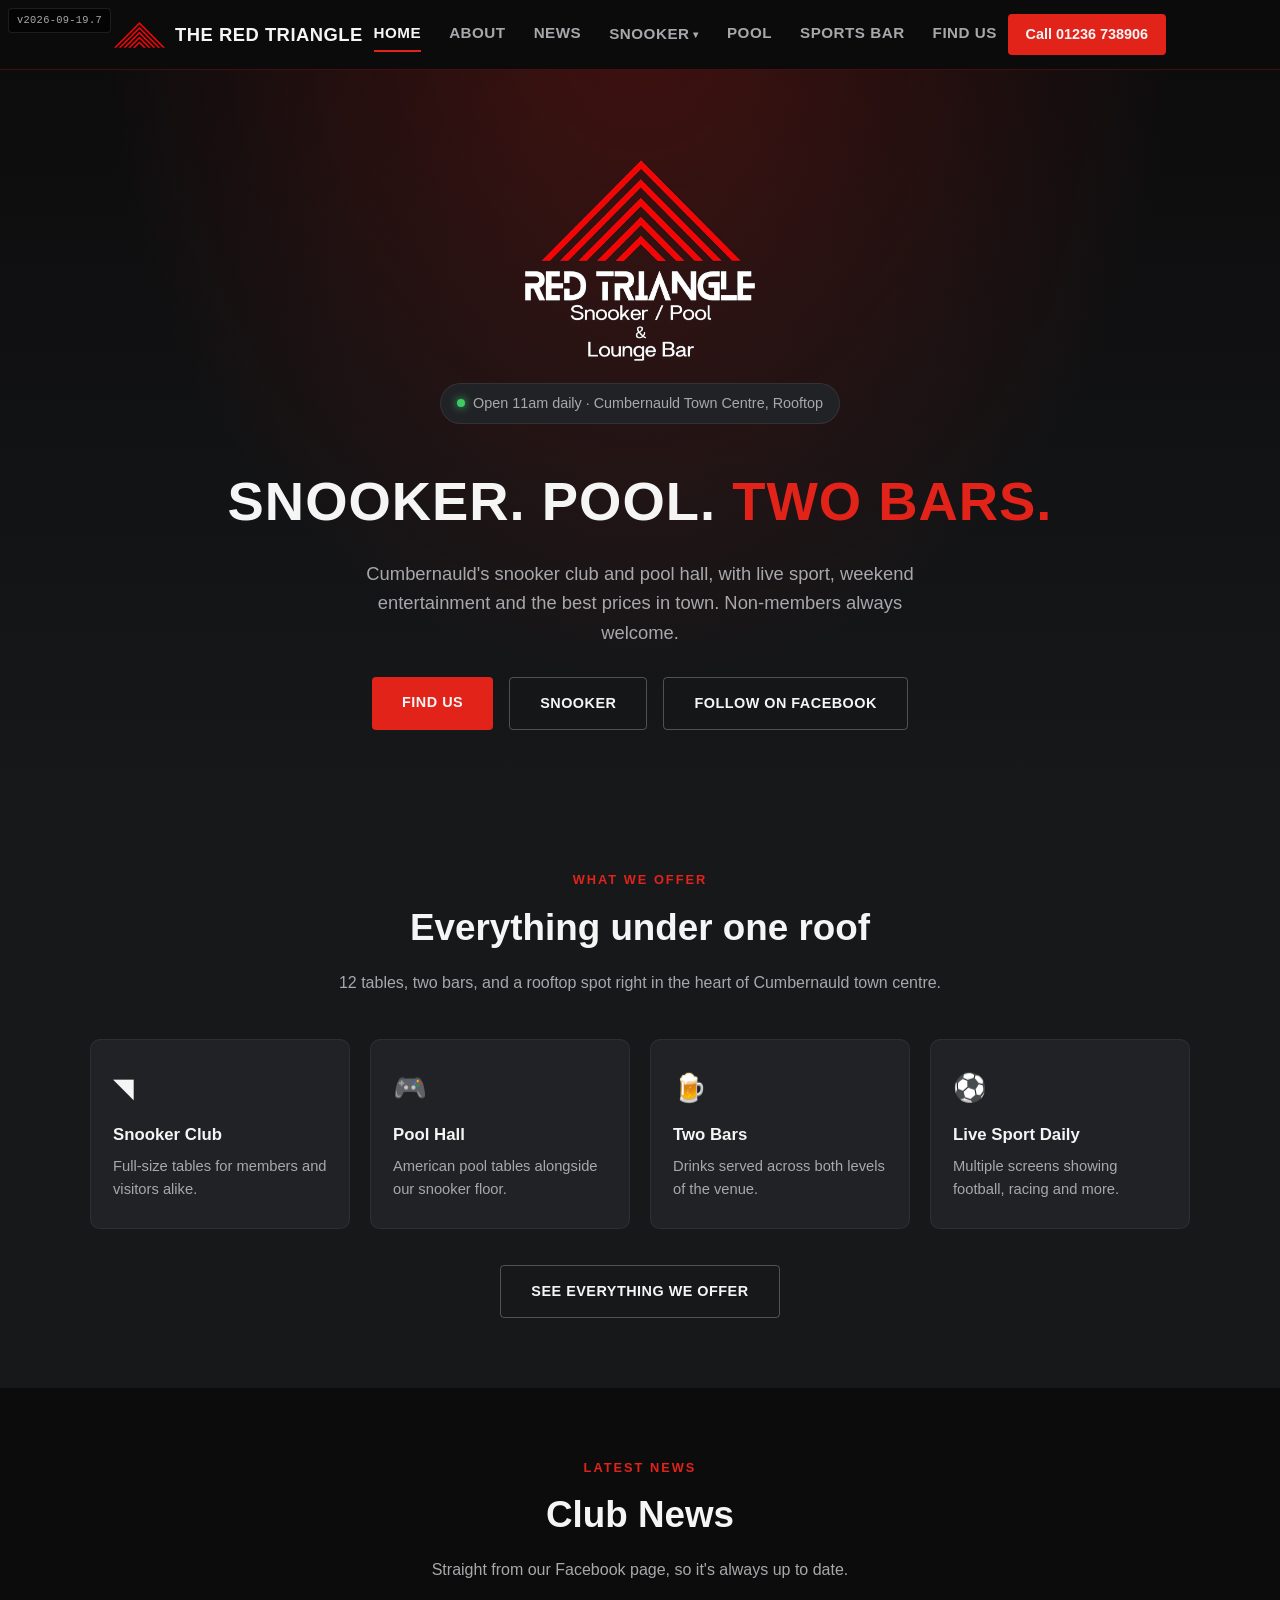
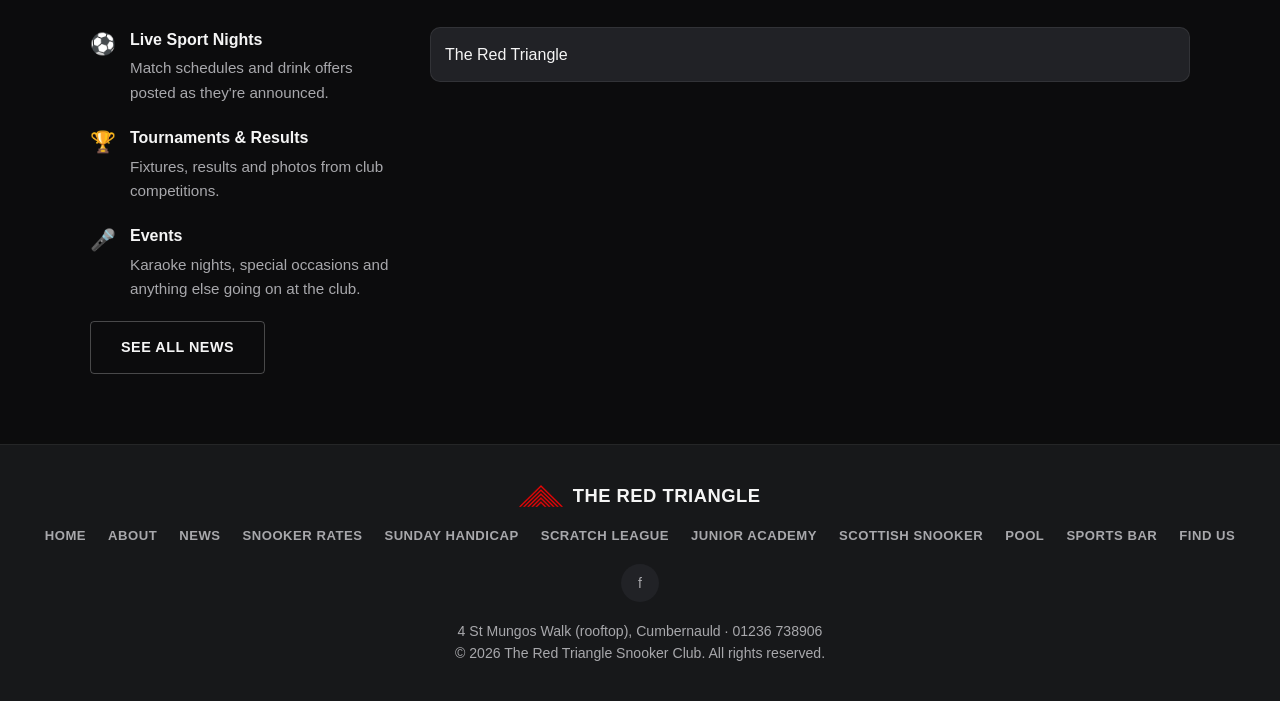
<file: index.html>
<!DOCTYPE html>
<html lang="en">
<head>
<meta charset="UTF-8">
<meta name="viewport" content="width=device-width, initial-scale=1.0">
<meta name="color-scheme" content="dark">
<title>The Red Triangle | Snooker Club, Pool Hall &amp; Lounge Bar, Cumbernauld</title>
<meta name="description" content="The Red Triangle - Cumbernauld's snooker club, pool hall and lounge bar. 4 St Mungos Walk (rooftop), Cumbernauld town centre. Open 11am daily. Non-members welcome.">
<link rel="icon" type="image/png" sizes="32x32" href="favicon-32.png">
<link rel="icon" type="image/png" sizes="512x512" href="favicon.png">
<link rel="apple-touch-icon" href="favicon-180.png">
<link rel="stylesheet" href="styles.css">
</head>
<body>

<div class="build-tag">v2026-09-19.7</div>

<div id="fb-root"></div>
<script async defer crossorigin="anonymous" src="https://connect.facebook.net/en_GB/sdk.js#xfbml=1&version=v19.0"></script>

<header>
  <div class="nav">
    <a href="index.html" class="brand">
      <img src="logo-mark.png" alt="" aria-hidden="true">
      THE RED TRIANGLE
    </a>
    <nav class="links">
      <a href="index.html" class="active">Home</a>
      <a href="about.html">About</a>
      <a href="news.html">News</a>
      <div class="nav-drop">
        <button type="button" class="drop-toggle">Snooker <span class="caret">&#9662;</span></button>
        <div class="drop-menu">
          <a href="snooker-rates.html">Rates</a>
          <a href="snooker-league.html">Sunday Handicap</a>
          <a href="snooker-scratch.html">Scratch League</a>
          <a href="snooker-junior-academy.html">Junior Academy</a>
          <a href="snooker-scottish.html">Scottish Snooker</a>
        </div>
      </div>
      <a href="pool-league.html">Pool</a>
      <a href="sports-bar.html">Sports Bar</a>
      <a href="find-us.html">Find Us</a>
    </nav>
    <div style="display:flex;align-items:center;gap:14px;">
      <a class="phone-btn" href="tel:01236738906">Call 01236 738906</a>
      <button class="nav-toggle" aria-label="Toggle menu">&#9776;</button>
    </div>
  </div>
  <div class="mobile-panel">
    <a href="index.html" class="active">Home</a>
    <a href="about.html">About</a>
    <a href="news.html">News</a>
    <div class="mobile-sub-label">Snooker</div>
    <a href="snooker-rates.html" class="mobile-sub">Rates</a>
    <a href="snooker-league.html" class="mobile-sub">Sunday Handicap</a>
    <a href="snooker-scratch.html" class="mobile-sub">Scratch League</a>
    <a href="snooker-junior-academy.html" class="mobile-sub">Junior Academy</a>
    <a href="snooker-scottish.html" class="mobile-sub">Scottish Snooker</a>
    <a href="pool-league.html">Pool</a>
    <a href="sports-bar.html">Sports Bar</a>
    <a href="find-us.html">Find Us</a>
    <a href="tel:01236738906">Call 01236 738906</a>
  </div>
</header>

<div class="hero" id="top">
  <img class="triangle-mark" src="logo-full.png" alt="The Red Triangle - Snooker / Pool &amp; Lounge Bar" aria-hidden="true">
  <div class="status"><span class="dot"></span> Open 11am daily &middot; Cumbernauld Town Centre, Rooftop</div>
  <h1>Snooker. Pool. <span>Two Bars.</span></h1>
  <p class="tagline">Cumbernauld's snooker club and pool hall, with live sport, weekend entertainment and the best prices in town. Non-members always welcome.</p>
  <div class="cta-row">
    <a href="find-us.html" class="btn btn-primary">Find Us</a>
    <a href="snooker-rates.html" class="btn btn-outline">Snooker</a>
    <a href="https://www.facebook.com/redtriangle147/" target="_blank" rel="noopener" class="btn btn-outline">Follow on Facebook</a>
  </div>
</div>

<section class="features">
  <div class="section-head">
    <div class="eyebrow">What We Offer</div>
    <h2>Everything under one roof</h2>
    <p>12 tables, two bars, and a rooftop spot right in the heart of Cumbernauld town centre.</p>
  </div>
  <div class="grid">
    <div class="card"><div class="icon">&#9701;</div><h3>Snooker Club</h3><p>Full-size tables for members and visitors alike.</p></div>
    <div class="card"><div class="icon">&#127918;</div><h3>Pool Hall</h3><p>American pool tables alongside our snooker floor.</p></div>
    <div class="card"><div class="icon">&#127866;</div><h3>Two Bars</h3><p>Drinks served across both levels of the venue.</p></div>
    <div class="card"><div class="icon">&#9917;</div><h3>Live Sport Daily</h3><p>Multiple screens showing football, racing and more.</p></div>
  </div>
  <div style="text-align:center;margin-top:36px;">
    <a href="about.html" class="btn btn-outline">See everything we offer</a>
  </div>
</section>

<section>
  <div class="section-head">
    <div class="eyebrow">Latest News</div>
    <h2>Club News</h2>
    <p>Straight from our Facebook page, so it's always up to date.</p>
  </div>
  <div class="news-split">
    <div class="find-us">
      <div class="item">
        <div class="ico">&#9917;</div>
        <div><h4>Live Sport Nights</h4><p>Match schedules and drink offers posted as they're announced.</p></div>
      </div>
      <div class="item">
        <div class="ico">&#127942;</div>
        <div><h4>Tournaments &amp; Results</h4><p>Fixtures, results and photos from club competitions.</p></div>
      </div>
      <div class="item">
        <div class="ico">&#127908;</div>
        <div><h4>Events</h4><p>Karaoke nights, special occasions and anything else going on at the club.</p></div>
      </div>
      <div style="margin-top:8px;">
        <a href="news.html" class="btn btn-outline">See all news</a>
      </div>
    </div>
    <div class="fb-embed-wrap">
      <div class="fb-page"
           data-href="https://www.facebook.com/redtriangle147/"
           data-tabs="timeline"
           data-width="700"
           data-height="950"
           data-small-header="true"
           data-adapt-container-width="true"
           data-hide-cover="true"
           data-show-facepile="false">
        <blockquote cite="https://www.facebook.com/redtriangle147/" class="fb-xfbml-parse-ignore">
          <a href="https://www.facebook.com/redtriangle147/">The Red Triangle</a>
        </blockquote>
      </div>
    </div>
  </div>
</section>

<footer>
  <div class="brand">
    <img src="logo-mark.png" alt="" aria-hidden="true">
    THE RED TRIANGLE
  </div>
  <div class="links">
    <a href="index.html">Home</a>
    <a href="about.html">About</a>
    <a href="news.html">News</a>
    <a href="snooker-rates.html">Snooker Rates</a>
    <a href="snooker-league.html">Sunday Handicap</a>
    <a href="snooker-scratch.html">Scratch League</a>
    <a href="snooker-junior-academy.html">Junior Academy</a>
    <a href="snooker-scottish.html">Scottish Snooker</a>
    <a href="pool-league.html">Pool</a>
    <a href="sports-bar.html">Sports Bar</a>
    <a href="find-us.html">Find Us</a>
  </div>
  <div class="social">
    <a href="https://www.facebook.com/redtriangle147/" target="_blank" rel="noopener" aria-label="Facebook">f</a>
  </div>
  <p>4 St Mungos Walk (rooftop), Cumbernauld &middot; 01236 738906</p>
  <p>&copy; <span id="year"></span> The Red Triangle Snooker Club. All rights reserved.</p>
</footer>

<script src="script.js"></script>
</body>
</html>
</file>
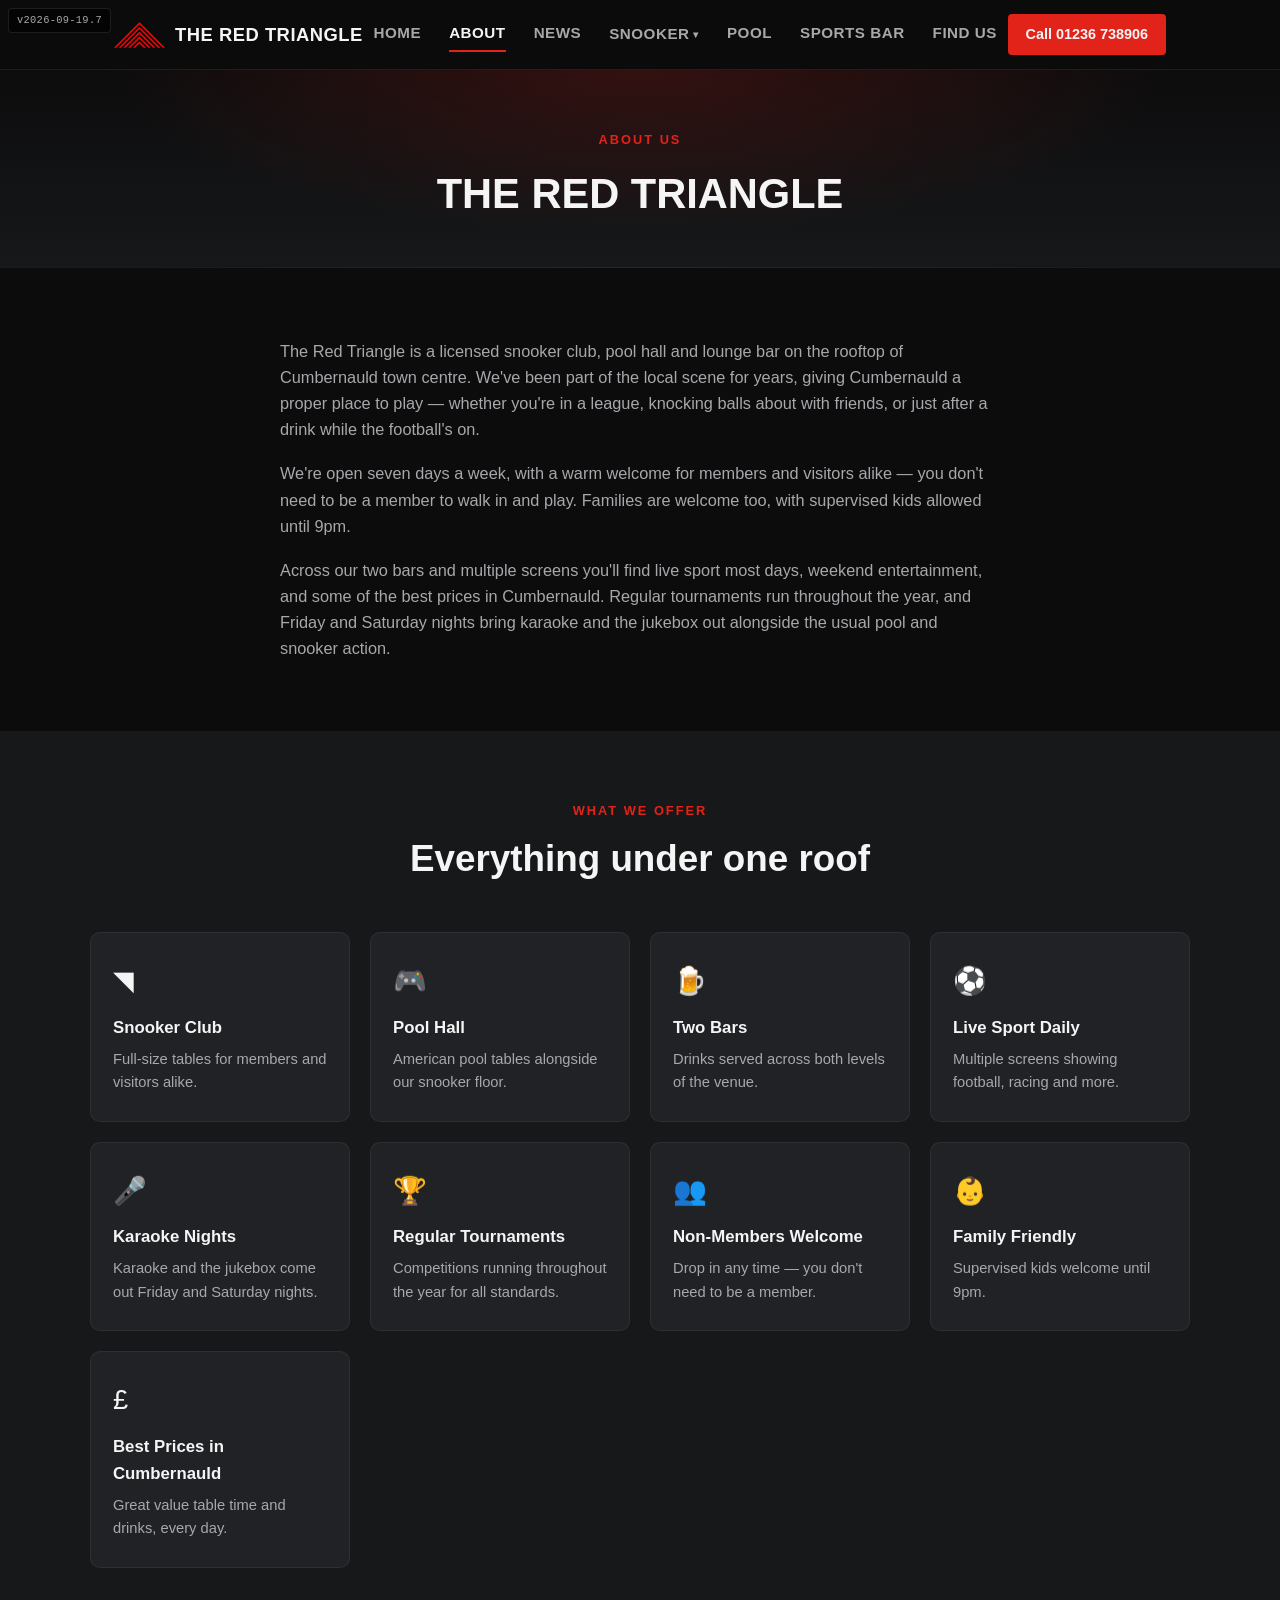
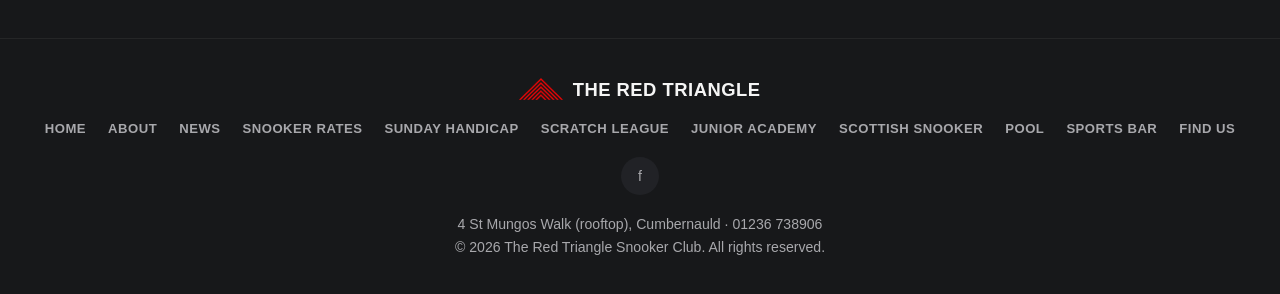
<file: about.html>
<!DOCTYPE html>
<html lang="en">
<head>
<meta charset="UTF-8">
<meta name="viewport" content="width=device-width, initial-scale=1.0">
<meta name="color-scheme" content="dark">
<title>About | The Red Triangle, Cumbernauld</title>
<meta name="description" content="About The Red Triangle - a licensed snooker club, pool hall and lounge bar on the rooftop of Cumbernauld town centre.">
<link rel="icon" type="image/png" sizes="32x32" href="favicon-32.png">
<link rel="icon" type="image/png" sizes="512x512" href="favicon.png">
<link rel="apple-touch-icon" href="favicon-180.png">
<link rel="stylesheet" href="styles.css">
</head>
<body>

<div class="build-tag">v2026-09-19.7</div>

<header>
  <div class="nav">
    <a href="index.html" class="brand">
      <img src="logo-mark.png" alt="" aria-hidden="true">
      THE RED TRIANGLE
    </a>
    <nav class="links">
      <a href="index.html">Home</a>
      <a href="about.html" class="active">About</a>
      <a href="news.html">News</a>
      <div class="nav-drop">
        <button type="button" class="drop-toggle">Snooker <span class="caret">&#9662;</span></button>
        <div class="drop-menu">
          <a href="snooker-rates.html">Rates</a>
          <a href="snooker-league.html">Sunday Handicap</a>
          <a href="snooker-scratch.html">Scratch League</a>
          <a href="snooker-junior-academy.html">Junior Academy</a>
          <a href="snooker-scottish.html">Scottish Snooker</a>
        </div>
      </div>
      <a href="pool-league.html">Pool</a>
      <a href="sports-bar.html">Sports Bar</a>
      <a href="find-us.html">Find Us</a>
    </nav>
    <div style="display:flex;align-items:center;gap:14px;">
      <a class="phone-btn" href="tel:01236738906">Call 01236 738906</a>
      <button class="nav-toggle" aria-label="Toggle menu">&#9776;</button>
    </div>
  </div>
  <div class="mobile-panel">
    <a href="index.html">Home</a>
    <a href="about.html" class="active">About</a>
    <a href="news.html">News</a>
    <div class="mobile-sub-label">Snooker</div>
    <a href="snooker-rates.html" class="mobile-sub">Rates</a>
    <a href="snooker-league.html" class="mobile-sub">Sunday Handicap</a>
    <a href="snooker-scratch.html" class="mobile-sub">Scratch League</a>
    <a href="snooker-junior-academy.html" class="mobile-sub">Junior Academy</a>
    <a href="snooker-scottish.html" class="mobile-sub">Scottish Snooker</a>
    <a href="pool-league.html">Pool</a>
    <a href="sports-bar.html">Sports Bar</a>
    <a href="find-us.html">Find Us</a>
    <a href="tel:01236738906">Call 01236 738906</a>
  </div>
</header>

<div class="page-hero">
  <div class="eyebrow">About Us</div>
  <h1>The Red Triangle</h1>
</div>

<section>
  <div class="about-body">
    <p>The Red Triangle is a licensed snooker club, pool hall and lounge bar on the rooftop of Cumbernauld town centre. We've been part of the local scene for years, giving Cumbernauld a proper place to play &mdash; whether you're in a league, knocking balls about with friends, or just after a drink while the football's on.</p>
    <p>We're open seven days a week, with a warm welcome for members and visitors alike &mdash; you don't need to be a member to walk in and play. Families are welcome too, with supervised kids allowed until 9pm.</p>
    <p>Across our two bars and multiple screens you'll find live sport most days, weekend entertainment, and some of the best prices in Cumbernauld. Regular tournaments run throughout the year, and Friday and Saturday nights bring karaoke and the jukebox out alongside the usual pool and snooker action.</p>
  </div>
</section>

<section class="features">
  <div class="section-head">
    <div class="eyebrow">What We Offer</div>
    <h2>Everything under one roof</h2>
  </div>
  <div class="grid">
    <div class="card"><div class="icon">&#9701;</div><h3>Snooker Club</h3><p>Full-size tables for members and visitors alike.</p></div>
    <div class="card"><div class="icon">&#127918;</div><h3>Pool Hall</h3><p>American pool tables alongside our snooker floor.</p></div>
    <div class="card"><div class="icon">&#127866;</div><h3>Two Bars</h3><p>Drinks served across both levels of the venue.</p></div>
    <div class="card"><div class="icon">&#9917;</div><h3>Live Sport Daily</h3><p>Multiple screens showing football, racing and more.</p></div>
    <div class="card"><div class="icon">&#127908;</div><h3>Karaoke Nights</h3><p>Karaoke and the jukebox come out Friday and Saturday nights.</p></div>
    <div class="card"><div class="icon">&#127942;</div><h3>Regular Tournaments</h3><p>Competitions running throughout the year for all standards.</p></div>
    <div class="card"><div class="icon">&#128101;</div><h3>Non-Members Welcome</h3><p>Drop in any time &mdash; you don't need to be a member.</p></div>
    <div class="card"><div class="icon">&#128118;</div><h3>Family Friendly</h3><p>Supervised kids welcome until 9pm.</p></div>
    <div class="card"><div class="icon">&#163;</div><h3>Best Prices in Cumbernauld</h3><p>Great value table time and drinks, every day.</p></div>
  </div>
</section>

<footer>
  <div class="brand">
    <img src="logo-mark.png" alt="" aria-hidden="true">
    THE RED TRIANGLE
  </div>
  <div class="links">
    <a href="index.html">Home</a>
    <a href="about.html">About</a>
    <a href="news.html">News</a>
    <a href="snooker-rates.html">Snooker Rates</a>
    <a href="snooker-league.html">Sunday Handicap</a>
    <a href="snooker-scratch.html">Scratch League</a>
    <a href="snooker-junior-academy.html">Junior Academy</a>
    <a href="snooker-scottish.html">Scottish Snooker</a>
    <a href="pool-league.html">Pool</a>
    <a href="sports-bar.html">Sports Bar</a>
    <a href="find-us.html">Find Us</a>
  </div>
  <div class="social">
    <a href="https://www.facebook.com/redtriangle147/" target="_blank" rel="noopener" aria-label="Facebook">f</a>
  </div>
  <p>4 St Mungos Walk (rooftop), Cumbernauld &middot; 01236 738906</p>
  <p>&copy; <span id="year"></span> The Red Triangle Snooker Club. All rights reserved.</p>
</footer>

<script src="script.js"></script>
</body>
</html>
</file>
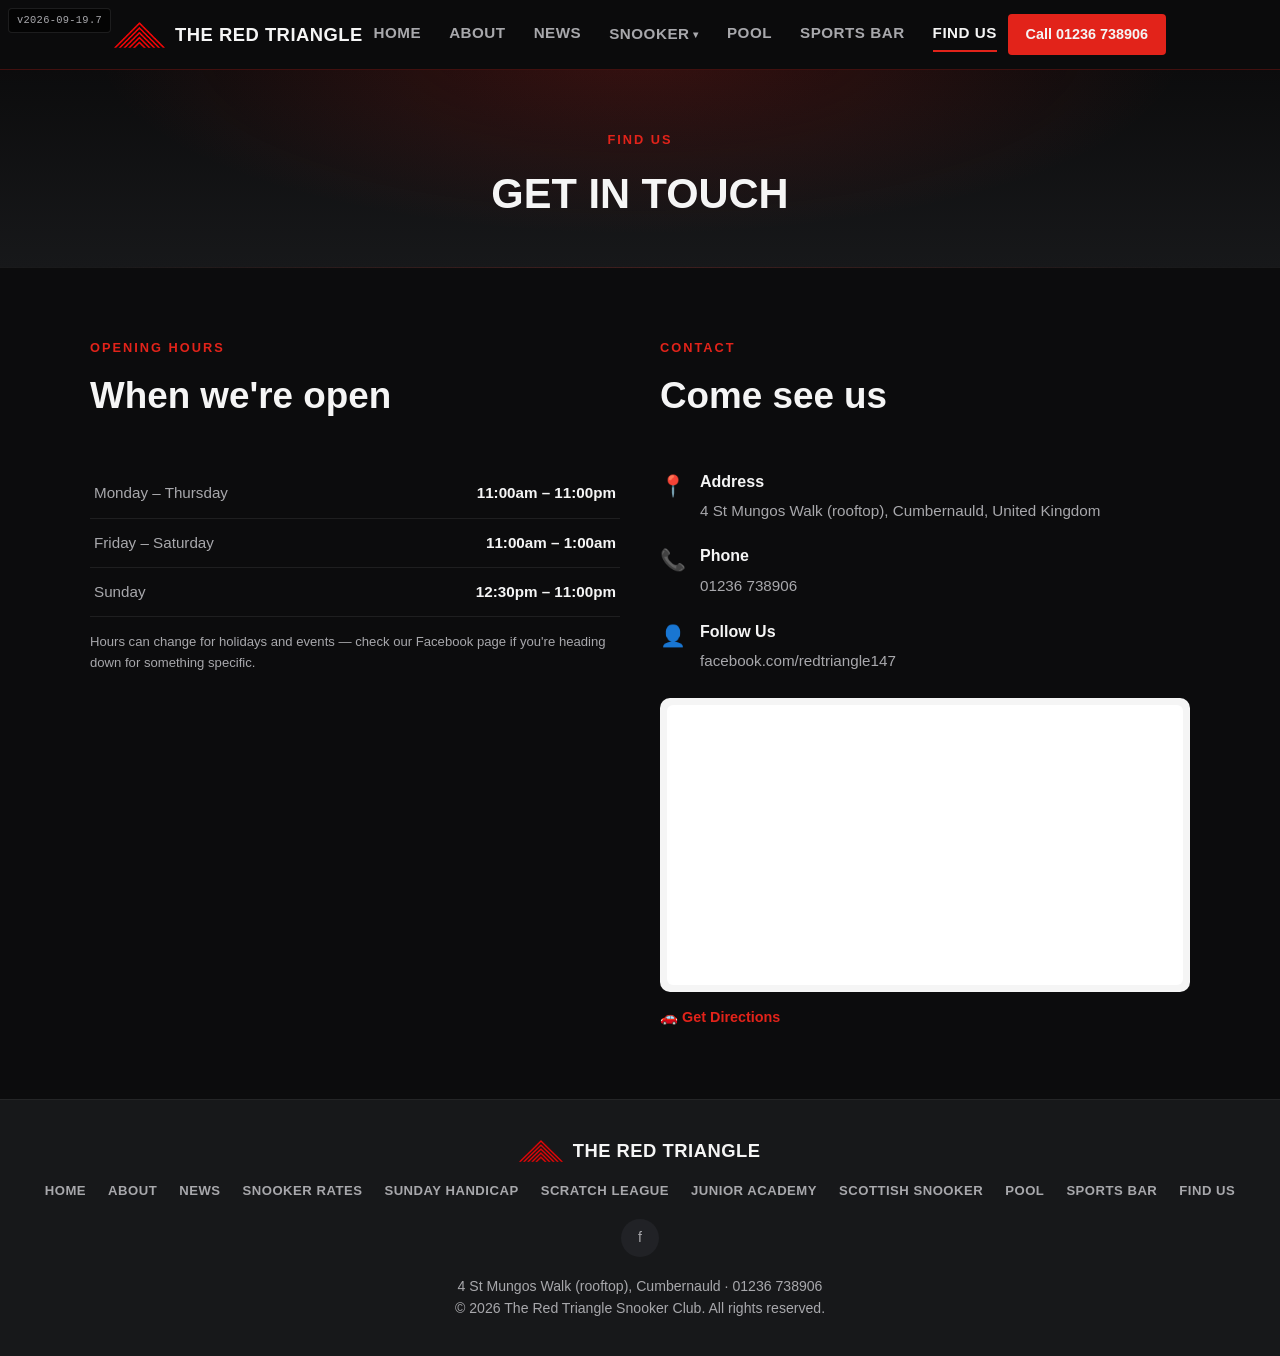
<file: find-us.html>
<!DOCTYPE html>
<html lang="en">
<head>
<meta charset="UTF-8">
<meta name="viewport" content="width=device-width, initial-scale=1.0">
<meta name="color-scheme" content="dark">
<title>Find Us | The Red Triangle, Cumbernauld</title>
<meta name="description" content="Find The Red Triangle - 4 St Mungos Walk (rooftop), Cumbernauld. Opening hours, phone number and directions.">
<link rel="icon" type="image/png" sizes="32x32" href="favicon-32.png">
<link rel="icon" type="image/png" sizes="512x512" href="favicon.png">
<link rel="apple-touch-icon" href="favicon-180.png">
<link rel="stylesheet" href="styles.css">
</head>
<body>

<div class="build-tag">v2026-09-19.7</div>

<header>
  <div class="nav">
    <a href="index.html" class="brand">
      <img src="logo-mark.png" alt="" aria-hidden="true">
      THE RED TRIANGLE
    </a>
    <nav class="links">
      <a href="index.html">Home</a>
      <a href="about.html">About</a>
      <a href="news.html">News</a>
      <div class="nav-drop">
        <button type="button" class="drop-toggle">Snooker <span class="caret">&#9662;</span></button>
        <div class="drop-menu">
          <a href="snooker-rates.html">Rates</a>
          <a href="snooker-league.html">Sunday Handicap</a>
          <a href="snooker-scratch.html">Scratch League</a>
          <a href="snooker-junior-academy.html">Junior Academy</a>
          <a href="snooker-scottish.html">Scottish Snooker</a>
        </div>
      </div>
      <a href="pool-league.html">Pool</a>
      <a href="sports-bar.html">Sports Bar</a>
      <a href="find-us.html" class="active">Find Us</a>
    </nav>
    <div style="display:flex;align-items:center;gap:14px;">
      <a class="phone-btn" href="tel:01236738906">Call 01236 738906</a>
      <button class="nav-toggle" aria-label="Toggle menu">&#9776;</button>
    </div>
  </div>
  <div class="mobile-panel">
    <a href="index.html">Home</a>
    <a href="about.html">About</a>
    <a href="news.html">News</a>
    <div class="mobile-sub-label">Snooker</div>
    <a href="snooker-rates.html" class="mobile-sub">Rates</a>
    <a href="snooker-league.html" class="mobile-sub">Sunday Handicap</a>
    <a href="snooker-scratch.html" class="mobile-sub">Scratch League</a>
    <a href="snooker-junior-academy.html" class="mobile-sub">Junior Academy</a>
    <a href="snooker-scottish.html" class="mobile-sub">Scottish Snooker</a>
    <a href="pool-league.html">Pool</a>
    <a href="sports-bar.html">Sports Bar</a>
    <a href="find-us.html" class="active">Find Us</a>
    <a href="tel:01236738906">Call 01236 738906</a>
  </div>
</header>

<div class="page-hero">
  <div class="eyebrow">Find Us</div>
  <h1>Get in Touch</h1>
</div>

<section>
  <div class="info-split">
    <div class="hours">
      <div class="section-head left">
        <div class="eyebrow">Opening Hours</div>
        <h2>When we're open</h2>
      </div>
      <table class="hours-table">
        <tr><td>Monday &ndash; Thursday</td><td>11:00am &ndash; 11:00pm</td></tr>
        <tr><td>Friday &ndash; Saturday</td><td>11:00am &ndash; 1:00am</td></tr>
        <tr><td>Sunday</td><td>12:30pm &ndash; 11:00pm</td></tr>
      </table>
      <p class="hours-note">Hours can change for holidays and events &mdash; check our Facebook page if you're heading down for something specific.</p>
    </div>
    <div class="find-us">
      <div class="section-head left">
        <div class="eyebrow">Contact</div>
        <h2>Come see us</h2>
      </div>
      <div class="item">
        <div class="ico">&#128205;</div>
        <div><h4>Address</h4><p>4 St Mungos Walk (rooftop), Cumbernauld, United Kingdom</p></div>
      </div>
      <div class="item">
        <div class="ico">&#128222;</div>
        <div><h4>Phone</h4><a href="tel:01236738906">01236 738906</a></div>
      </div>
      <div class="item">
        <div class="ico">&#128100;</div>
        <div><h4>Follow Us</h4><a href="https://www.facebook.com/redtriangle147/" target="_blank" rel="noopener">facebook.com/redtriangle147</a></div>
      </div>
      <div class="map-embed">
        <iframe src="https://www.openstreetmap.org/export/embed.html?bbox=-3.996976,55.944671,-3.984976,55.950671&layer=mapnik&marker=55.947671,-3.990976" loading="lazy" referrerpolicy="no-referrer-when-downgrade"></iframe>
      </div>
      <a class="map-directions" href="https://www.google.com/maps/dir/?api=1&destination=Red+Triangle+Snooker+Club,+4+St+Mungos+Walk,+Cumbernauld,+G67+1QP,+UK" target="_blank" rel="noopener">&#128663; Get Directions</a>
    </div>
  </div>
</section>

<footer>
  <div class="brand">
    <img src="logo-mark.png" alt="" aria-hidden="true">
    THE RED TRIANGLE
  </div>
  <div class="links">
    <a href="index.html">Home</a>
    <a href="about.html">About</a>
    <a href="news.html">News</a>
    <a href="snooker-rates.html">Snooker Rates</a>
    <a href="snooker-league.html">Sunday Handicap</a>
    <a href="snooker-scratch.html">Scratch League</a>
    <a href="snooker-junior-academy.html">Junior Academy</a>
    <a href="snooker-scottish.html">Scottish Snooker</a>
    <a href="pool-league.html">Pool</a>
    <a href="sports-bar.html">Sports Bar</a>
    <a href="find-us.html">Find Us</a>
  </div>
  <div class="social">
    <a href="https://www.facebook.com/redtriangle147/" target="_blank" rel="noopener" aria-label="Facebook">f</a>
  </div>
  <p>4 St Mungos Walk (rooftop), Cumbernauld &middot; 01236 738906</p>
  <p>&copy; <span id="year"></span> The Red Triangle Snooker Club. All rights reserved.</p>
</footer>

<script src="script.js"></script>
</body>
</html>
</file>
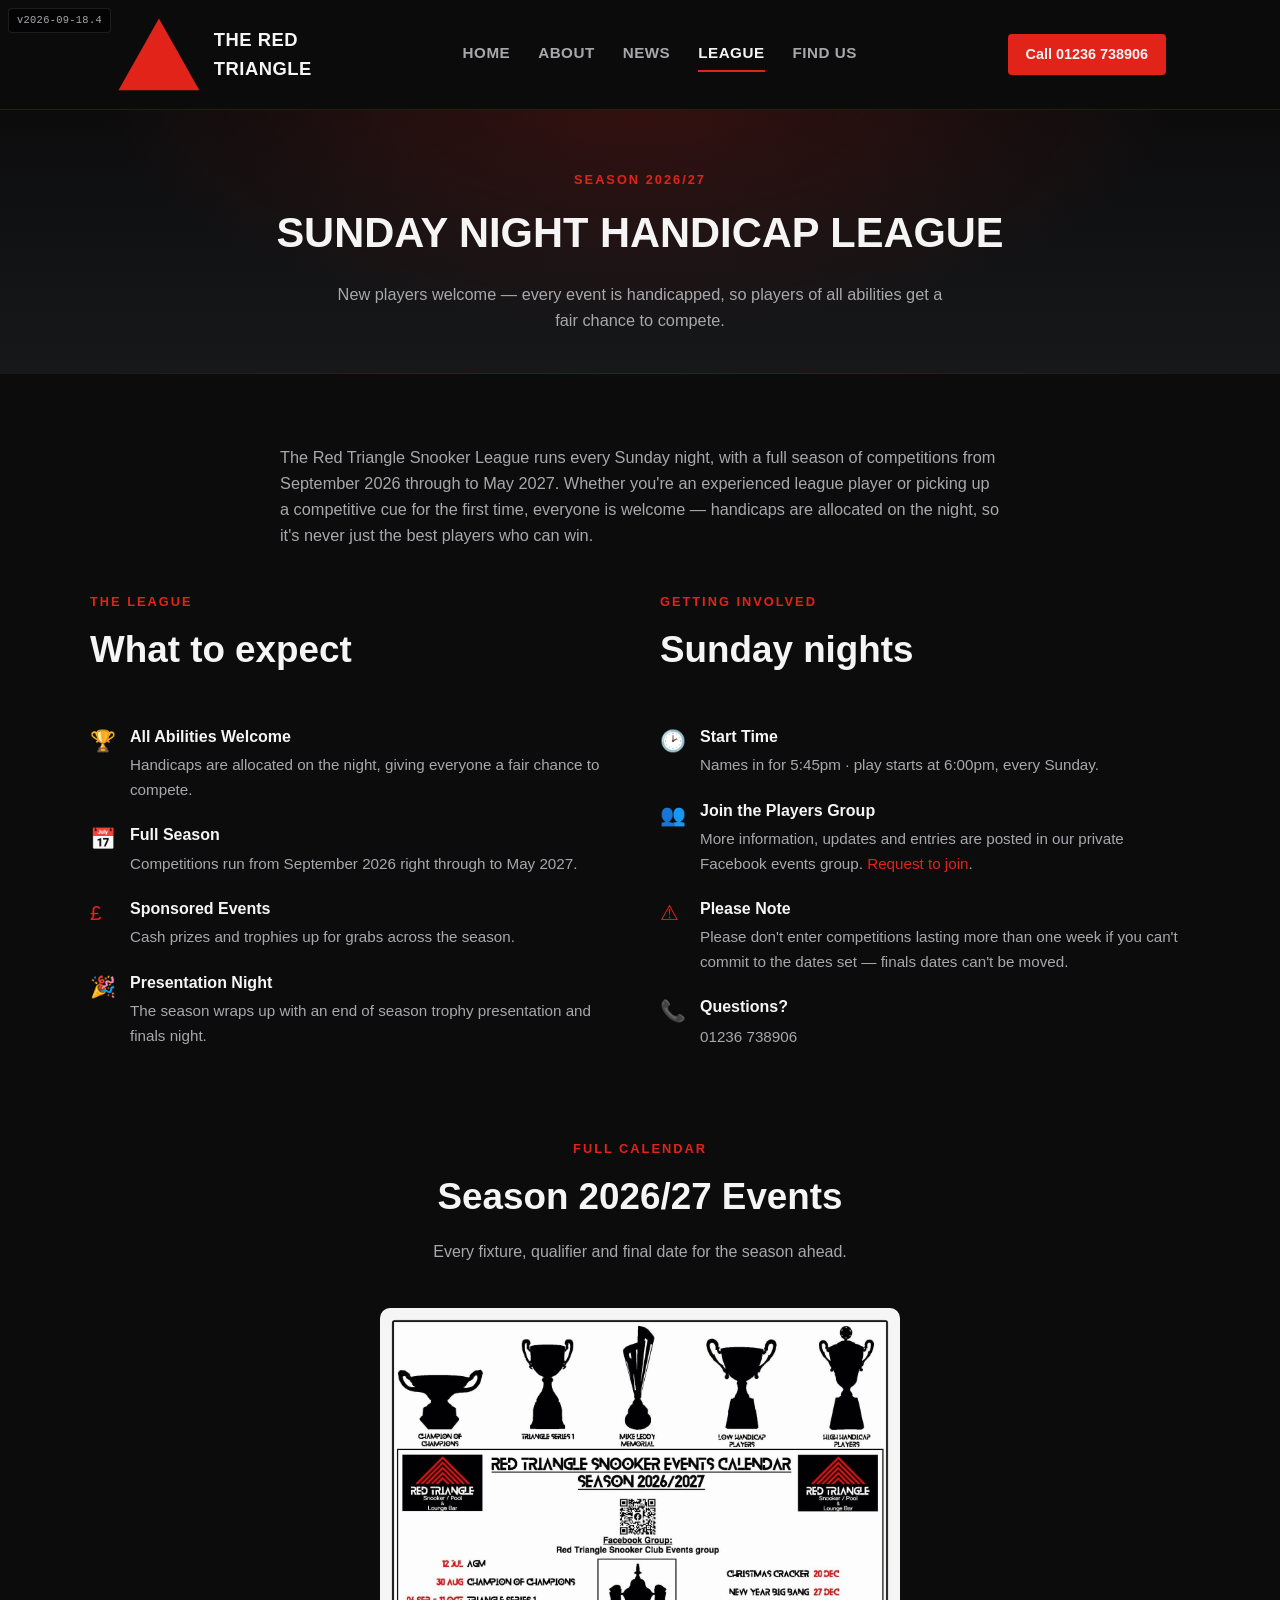
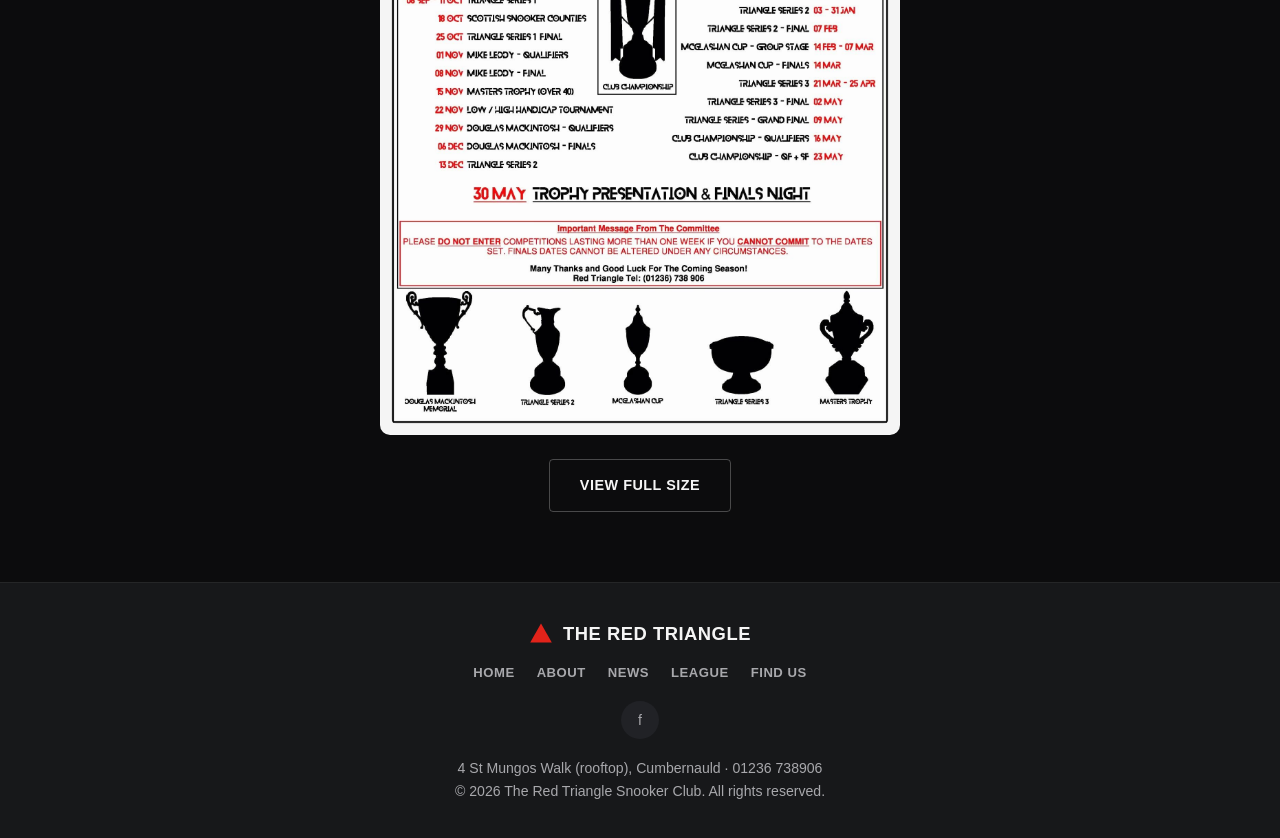
<file: league.html>
<!DOCTYPE html>
<html lang="en">
<head>
<meta charset="UTF-8">
<meta name="viewport" content="width=device-width, initial-scale=1.0">
<meta name="color-scheme" content="dark">
<title>Sunday Handicap League | The Red Triangle, Cumbernauld</title>
<meta name="description" content="The Red Triangle Snooker League - a Sunday night handicap league for players of all abilities. New players always welcome. Season 2026/27 runs September to May.">
<link rel="stylesheet" href="styles.css">
</head>
<body>

<div class="build-tag">v2026-09-18.4</div>

<header>
  <div class="nav">
    <a href="index.html" class="brand">
      <svg viewBox="0 0 100 90" xmlns="http://www.w3.org/2000/svg" aria-hidden="true">
        <polygon points="50,5 95,85 5,85" fill="#e2231a"/>
      </svg>
      THE RED TRIANGLE
    </a>
    <nav class="links">
      <a href="index.html">Home</a>
      <a href="about.html">About</a>
      <a href="news.html">News</a>
      <a href="league.html" class="active">League</a>
      <a href="find-us.html">Find Us</a>
    </nav>
    <div style="display:flex;align-items:center;gap:14px;">
      <a class="phone-btn" href="tel:01236738906">Call 01236 738906</a>
      <button class="nav-toggle" aria-label="Toggle menu">&#9776;</button>
    </div>
  </div>
  <div class="mobile-panel">
    <a href="index.html">Home</a>
    <a href="about.html">About</a>
    <a href="news.html">News</a>
    <a href="league.html" class="active">League</a>
    <a href="find-us.html">Find Us</a>
    <a href="tel:01236738906">Call 01236 738906</a>
  </div>
</header>

<div class="page-hero">
  <div class="eyebrow">Season 2026/27</div>
  <h1>Sunday Night Handicap League</h1>
  <p class="hero-note">New players welcome &mdash; every event is handicapped, so players of all abilities get a fair chance to compete.</p>
</div>

<section>
  <div class="about-body" style="margin-bottom:44px;">
    <p>The Red Triangle Snooker League runs every Sunday night, with a full season of competitions from September 2026 through to May 2027. Whether you're an experienced league player or picking up a competitive cue for the first time, everyone is welcome &mdash; handicaps are allocated on the night, so it's never just the best players who can win.</p>
  </div>
  <div class="info-split">
    <div class="find-us">
      <div class="section-head left">
        <div class="eyebrow">The League</div>
        <h2>What to expect</h2>
      </div>
      <div class="item">
        <div class="ico">&#127942;</div>
        <div><h4>All Abilities Welcome</h4><p>Handicaps are allocated on the night, giving everyone a fair chance to compete.</p></div>
      </div>
      <div class="item">
        <div class="ico">&#128197;</div>
        <div><h4>Full Season</h4><p>Competitions run from September 2026 right through to May 2027.</p></div>
      </div>
      <div class="item">
        <div class="ico">&#163;</div>
        <div><h4>Sponsored Events</h4><p>Cash prizes and trophies up for grabs across the season.</p></div>
      </div>
      <div class="item">
        <div class="ico">&#127881;</div>
        <div><h4>Presentation Night</h4><p>The season wraps up with an end of season trophy presentation and finals night.</p></div>
      </div>
    </div>
    <div class="find-us">
      <div class="section-head left">
        <div class="eyebrow">Getting Involved</div>
        <h2>Sunday nights</h2>
      </div>
      <div class="item">
        <div class="ico">&#128337;</div>
        <div><h4>Start Time</h4><p>Names in for 5:45pm &middot; play starts at 6:00pm, every Sunday.</p></div>
      </div>
      <div class="item">
        <div class="ico">&#128101;</div>
        <div><h4>Join the Players Group</h4><p>More information, updates and entries are posted in our private Facebook events group. <a href="https://www.facebook.com/share/g/19cjTZ19ht/" target="_blank" rel="noopener" style="color:var(--red);">Request to join</a>.</p></div>
      </div>
      <div class="item">
        <div class="ico">&#9888;</div>
        <div><h4>Please Note</h4><p>Please don't enter competitions lasting more than one week if you can't commit to the dates set &mdash; finals dates can't be moved.</p></div>
      </div>
      <div class="item">
        <div class="ico">&#128222;</div>
        <div><h4>Questions?</h4><a href="tel:01236738906">01236 738906</a></div>
      </div>
    </div>
  </div>
</section>

<section style="padding-top:0;">
  <div class="section-head">
    <div class="eyebrow">Full Calendar</div>
    <h2>Season 2026/27 Events</h2>
    <p>Every fixture, qualifier and final date for the season ahead.</p>
  </div>
  <div class="calendar-card">
    <img src="season-calendar.jpg" alt="Red Triangle Snooker Events Calendar, Season 2026/2027 - full list of league fixtures, finals and trophy presentation dates">
  </div>
  <div style="text-align:center;margin-top:24px;">
    <a href="season-calendar.jpg" target="_blank" rel="noopener" class="btn btn-outline">View Full Size</a>
  </div>
</section>

<footer>
  <div class="brand">
    <svg width="24" height="22" viewBox="0 0 100 90" xmlns="http://www.w3.org/2000/svg" aria-hidden="true">
      <polygon points="50,5 95,85 5,85" fill="#e2231a"/>
    </svg>
    THE RED TRIANGLE
  </div>
  <div class="links">
    <a href="index.html">Home</a>
    <a href="about.html">About</a>
    <a href="news.html">News</a>
    <a href="league.html">League</a>
    <a href="find-us.html">Find Us</a>
  </div>
  <div class="social">
    <a href="https://www.facebook.com/redtriangle147/" target="_blank" rel="noopener" aria-label="Facebook">f</a>
  </div>
  <p>4 St Mungos Walk (rooftop), Cumbernauld &middot; 01236 738906</p>
  <p>&copy; <span id="year"></span> The Red Triangle Snooker Club. All rights reserved.</p>
</footer>

<script src="script.js"></script>
</body>
</html>
</file>
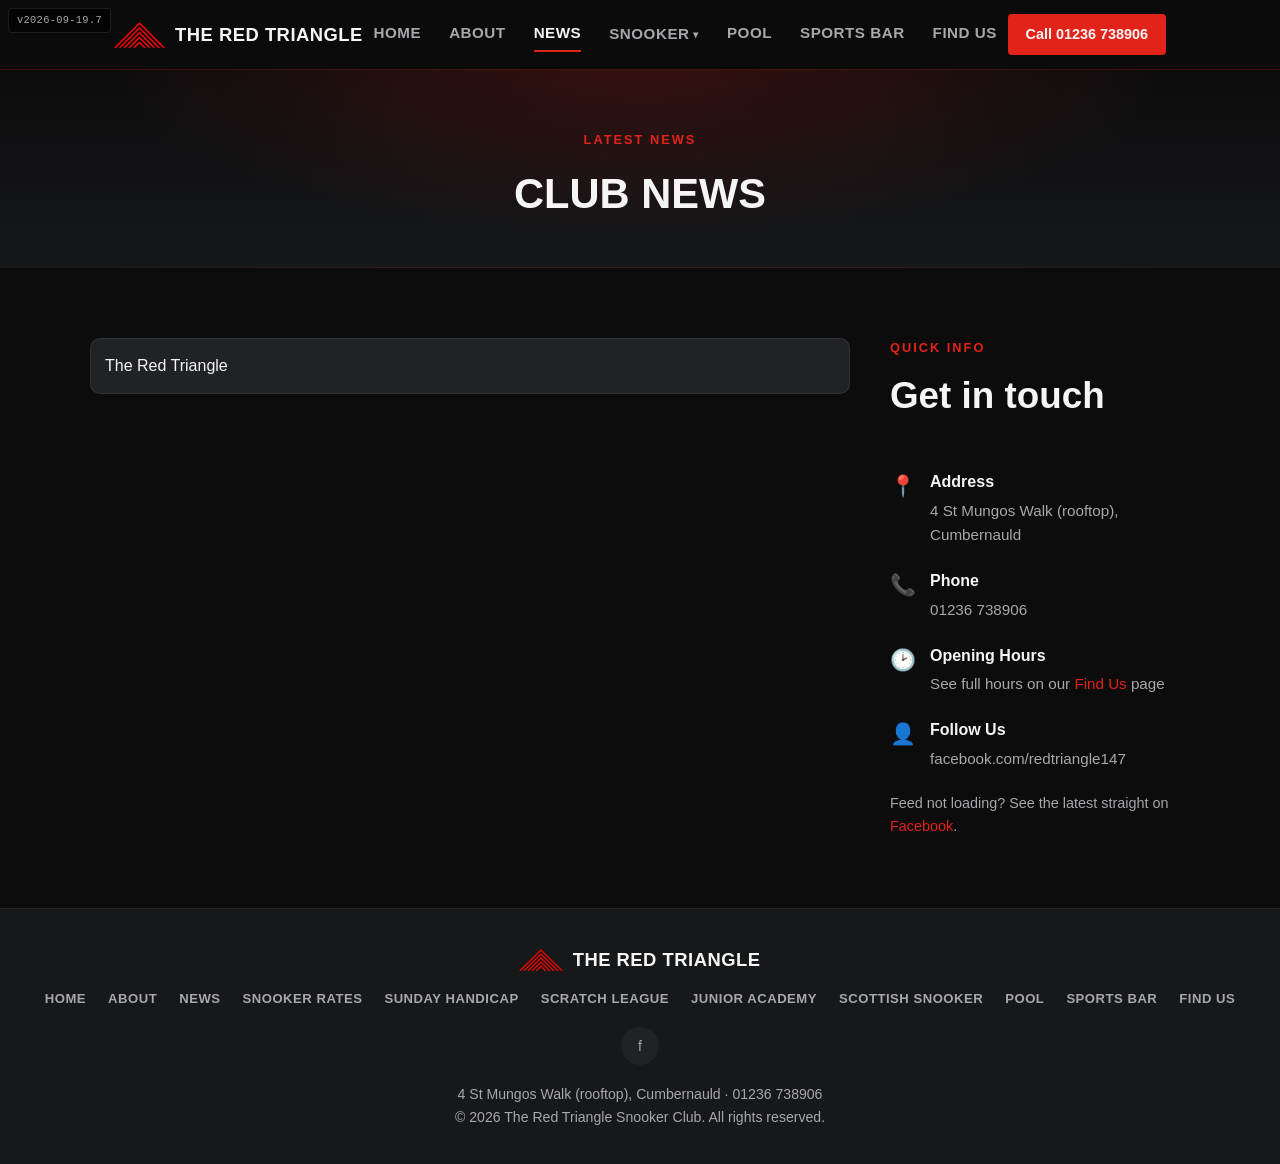
<file: news.html>
<!DOCTYPE html>
<html lang="en">
<head>
<meta charset="UTF-8">
<meta name="viewport" content="width=device-width, initial-scale=1.0">
<meta name="color-scheme" content="dark">
<title>News | The Red Triangle, Cumbernauld</title>
<meta name="description" content="Latest news from The Red Triangle snooker club, pool hall and lounge bar in Cumbernauld.">
<link rel="icon" type="image/png" sizes="32x32" href="favicon-32.png">
<link rel="icon" type="image/png" sizes="512x512" href="favicon.png">
<link rel="apple-touch-icon" href="favicon-180.png">
<link rel="stylesheet" href="styles.css">
</head>
<body>

<div class="build-tag">v2026-09-19.7</div>

<div id="fb-root"></div>
<script async defer crossorigin="anonymous" src="https://connect.facebook.net/en_GB/sdk.js#xfbml=1&version=v19.0"></script>

<header>
  <div class="nav">
    <a href="index.html" class="brand">
      <img src="logo-mark.png" alt="" aria-hidden="true">
      THE RED TRIANGLE
    </a>
    <nav class="links">
      <a href="index.html">Home</a>
      <a href="about.html">About</a>
      <a href="news.html" class="active">News</a>
      <div class="nav-drop">
        <button type="button" class="drop-toggle">Snooker <span class="caret">&#9662;</span></button>
        <div class="drop-menu">
          <a href="snooker-rates.html">Rates</a>
          <a href="snooker-league.html">Sunday Handicap</a>
          <a href="snooker-scratch.html">Scratch League</a>
          <a href="snooker-junior-academy.html">Junior Academy</a>
          <a href="snooker-scottish.html">Scottish Snooker</a>
        </div>
      </div>
      <a href="pool-league.html">Pool</a>
      <a href="sports-bar.html">Sports Bar</a>
      <a href="find-us.html">Find Us</a>
    </nav>
    <div style="display:flex;align-items:center;gap:14px;">
      <a class="phone-btn" href="tel:01236738906">Call 01236 738906</a>
      <button class="nav-toggle" aria-label="Toggle menu">&#9776;</button>
    </div>
  </div>
  <div class="mobile-panel">
    <a href="index.html">Home</a>
    <a href="about.html">About</a>
    <a href="news.html" class="active">News</a>
    <div class="mobile-sub-label">Snooker</div>
    <a href="snooker-rates.html" class="mobile-sub">Rates</a>
    <a href="snooker-league.html" class="mobile-sub">Sunday Handicap</a>
    <a href="snooker-scratch.html" class="mobile-sub">Scratch League</a>
    <a href="snooker-junior-academy.html" class="mobile-sub">Junior Academy</a>
    <a href="snooker-scottish.html" class="mobile-sub">Scottish Snooker</a>
    <a href="pool-league.html">Pool</a>
    <a href="sports-bar.html">Sports Bar</a>
    <a href="find-us.html">Find Us</a>
    <a href="tel:01236738906">Call 01236 738906</a>
  </div>
</header>

<div class="page-hero">
  <div class="eyebrow">Latest News</div>
  <h1>Club News</h1>
</div>

<section>
  <div class="news-split embed-first">
    <div class="fb-embed-wrap">
      <div class="fb-page"
           data-href="https://www.facebook.com/redtriangle147/"
           data-tabs="timeline"
           data-width="700"
           data-height="700"
           data-small-header="false"
           data-adapt-container-width="true"
           data-hide-cover="false"
           data-show-facepile="true">
        <blockquote cite="https://www.facebook.com/redtriangle147/" class="fb-xfbml-parse-ignore">
          <a href="https://www.facebook.com/redtriangle147/">The Red Triangle</a>
        </blockquote>
      </div>
    </div>
    <div class="find-us">
      <div class="section-head left">
        <div class="eyebrow">Quick Info</div>
        <h2>Get in touch</h2>
      </div>
      <div class="item">
        <div class="ico">&#128205;</div>
        <div><h4>Address</h4><p>4 St Mungos Walk (rooftop), Cumbernauld</p></div>
      </div>
      <div class="item">
        <div class="ico">&#128222;</div>
        <div><h4>Phone</h4><a href="tel:01236738906">01236 738906</a></div>
      </div>
      <div class="item">
        <div class="ico">&#128337;</div>
        <div><h4>Opening Hours</h4><p>See full hours on our <a href="find-us.html" style="color:var(--red);">Find Us</a> page</p></div>
      </div>
      <div class="item">
        <div class="ico">&#128100;</div>
        <div><h4>Follow Us</h4><a href="https://www.facebook.com/redtriangle147/" target="_blank" rel="noopener">facebook.com/redtriangle147</a></div>
      </div>
      <p style="color:var(--grey);font-size:0.9rem;margin-top:8px;">Feed not loading? See the latest straight on <a href="https://www.facebook.com/redtriangle147/" target="_blank" rel="noopener" style="color:var(--red);">Facebook</a>.</p>
    </div>
  </div>
</section>

<footer>
  <div class="brand">
    <img src="logo-mark.png" alt="" aria-hidden="true">
    THE RED TRIANGLE
  </div>
  <div class="links">
    <a href="index.html">Home</a>
    <a href="about.html">About</a>
    <a href="news.html">News</a>
    <a href="snooker-rates.html">Snooker Rates</a>
    <a href="snooker-league.html">Sunday Handicap</a>
    <a href="snooker-scratch.html">Scratch League</a>
    <a href="snooker-junior-academy.html">Junior Academy</a>
    <a href="snooker-scottish.html">Scottish Snooker</a>
    <a href="pool-league.html">Pool</a>
    <a href="sports-bar.html">Sports Bar</a>
    <a href="find-us.html">Find Us</a>
  </div>
  <div class="social">
    <a href="https://www.facebook.com/redtriangle147/" target="_blank" rel="noopener" aria-label="Facebook">f</a>
  </div>
  <p>4 St Mungos Walk (rooftop), Cumbernauld &middot; 01236 738906</p>
  <p>&copy; <span id="year"></span> The Red Triangle Snooker Club. All rights reserved.</p>
</footer>

<script src="script.js"></script>
</body>
</html>
</file>
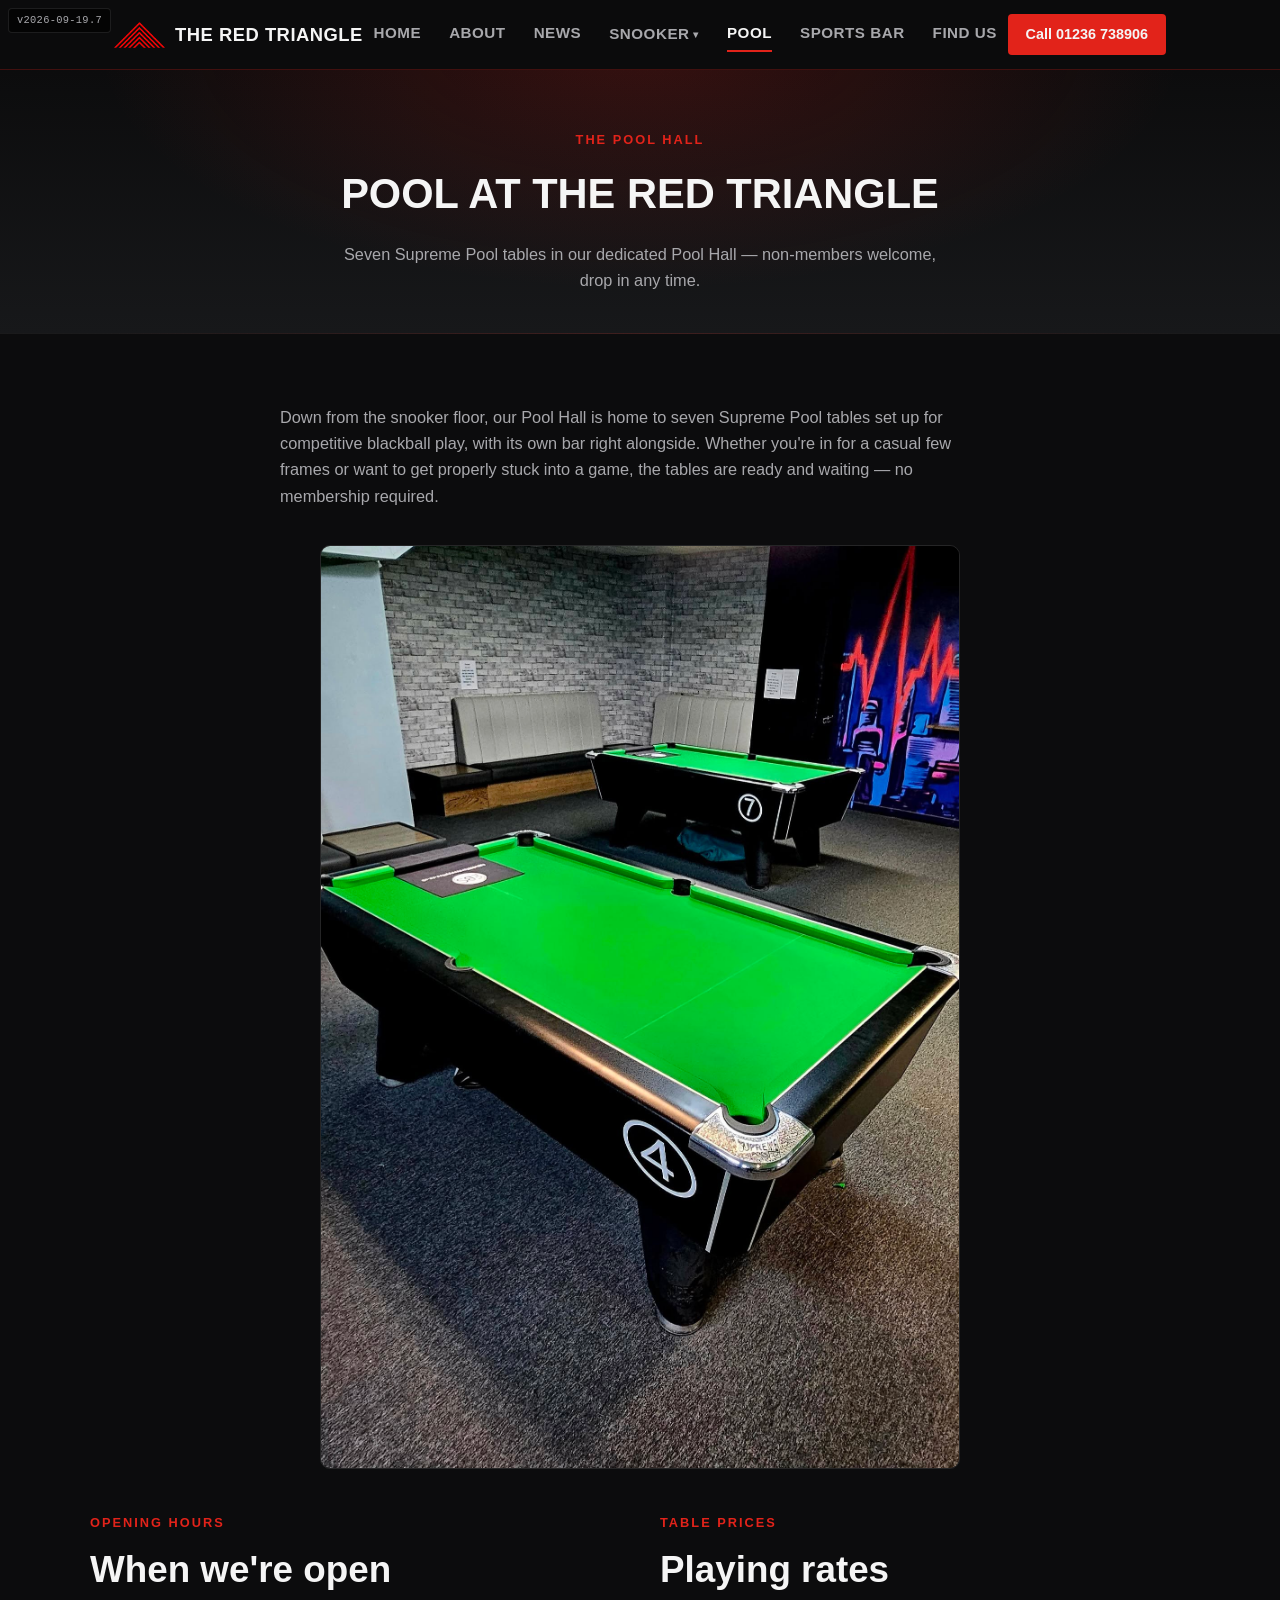
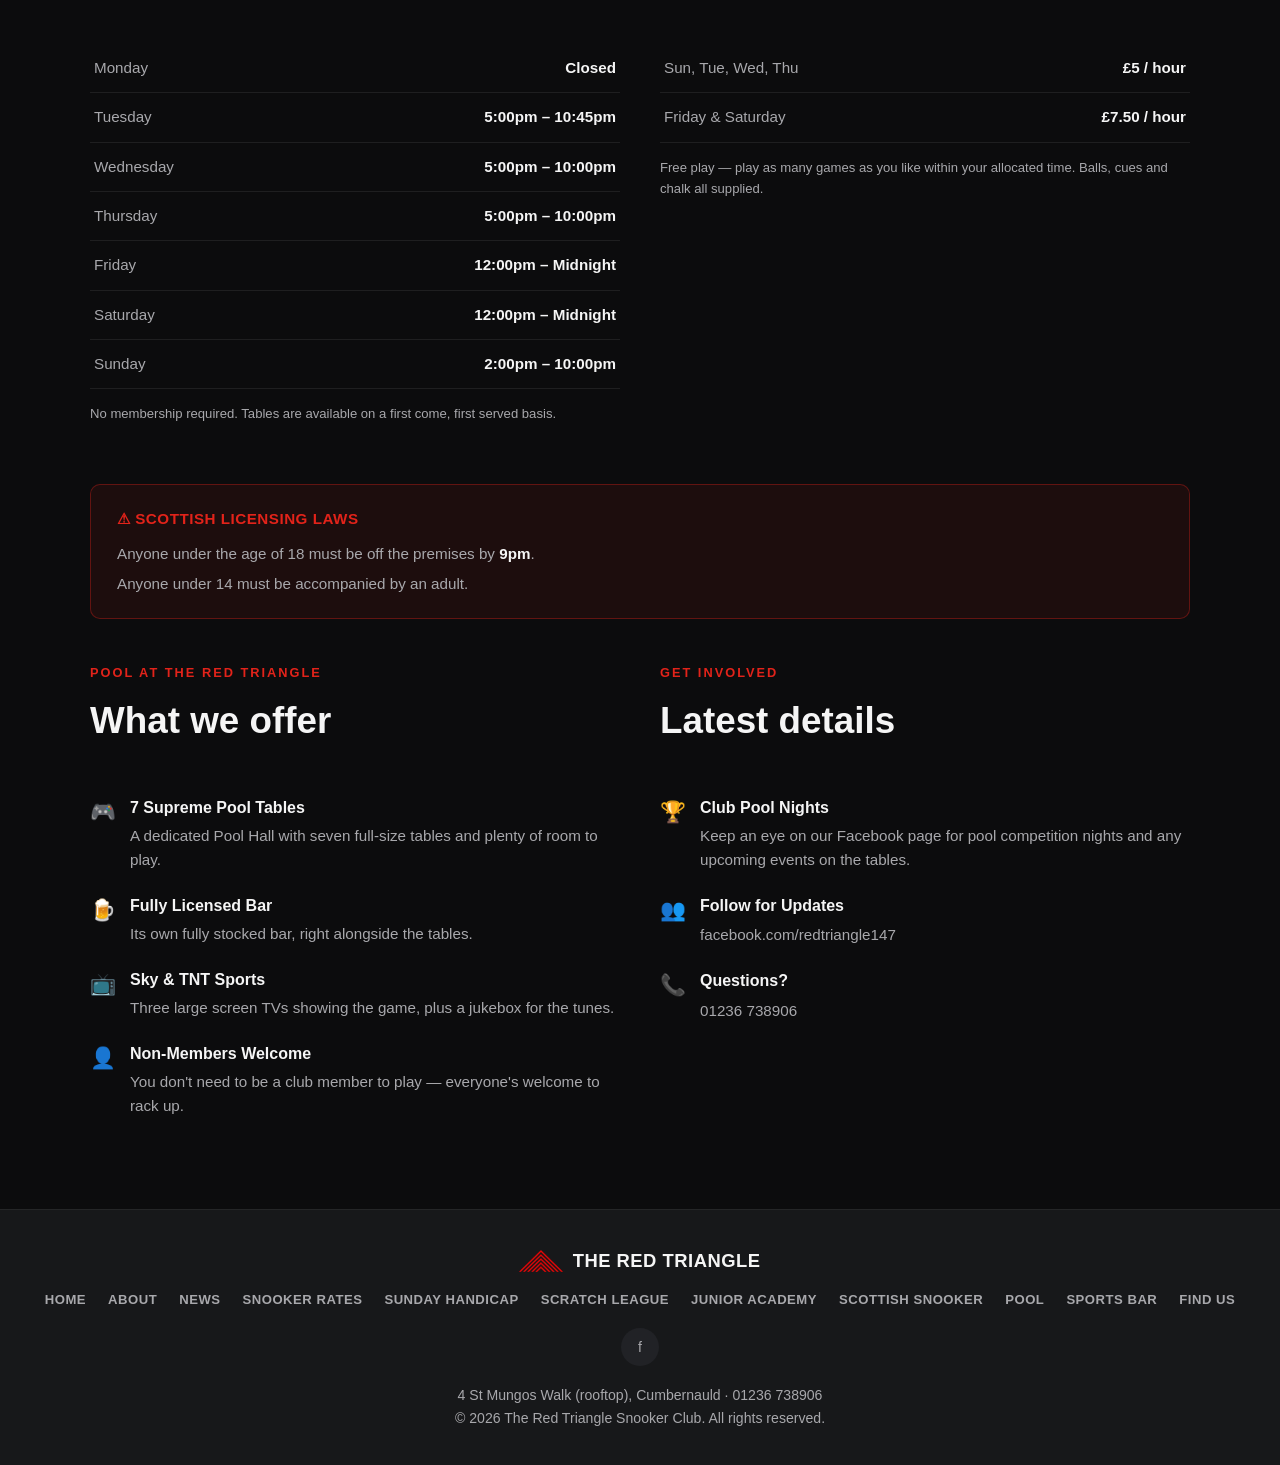
<file: pool-league.html>
<!DOCTYPE html>
<html lang="en">
<head>
<meta charset="UTF-8">
<meta name="viewport" content="width=device-width, initial-scale=1.0">
<meta name="color-scheme" content="dark">
<title>Pool | The Red Triangle, Cumbernauld</title>
<meta name="description" content="The Red Triangle Pool Hall, Cumbernauld - 7 Supreme Pool tables, no membership required. Open Tue-Sun, first come first served.">
<link rel="icon" type="image/png" sizes="32x32" href="favicon-32.png">
<link rel="icon" type="image/png" sizes="512x512" href="favicon.png">
<link rel="apple-touch-icon" href="favicon-180.png">
<link rel="stylesheet" href="styles.css">
</head>
<body>

<div class="build-tag">v2026-09-19.7</div>

<header>
  <div class="nav">
    <a href="index.html" class="brand">
      <img src="logo-mark.png" alt="" aria-hidden="true">
      THE RED TRIANGLE
    </a>
    <nav class="links">
      <a href="index.html">Home</a>
      <a href="about.html">About</a>
      <a href="news.html">News</a>
      <div class="nav-drop">
        <button type="button" class="drop-toggle">Snooker <span class="caret">&#9662;</span></button>
        <div class="drop-menu">
          <a href="snooker-rates.html">Rates</a>
          <a href="snooker-league.html">Sunday Handicap</a>
          <a href="snooker-scratch.html">Scratch League</a>
          <a href="snooker-junior-academy.html">Junior Academy</a>
          <a href="snooker-scottish.html">Scottish Snooker</a>
        </div>
      </div>
      <a href="pool-league.html" class="active">Pool</a>
      <a href="sports-bar.html">Sports Bar</a>
      <a href="find-us.html">Find Us</a>
    </nav>
    <div style="display:flex;align-items:center;gap:14px;">
      <a class="phone-btn" href="tel:01236738906">Call 01236 738906</a>
      <button class="nav-toggle" aria-label="Toggle menu">&#9776;</button>
    </div>
  </div>
  <div class="mobile-panel">
    <a href="index.html">Home</a>
    <a href="about.html">About</a>
    <a href="news.html">News</a>
    <div class="mobile-sub-label">Snooker</div>
    <a href="snooker-rates.html" class="mobile-sub">Rates</a>
    <a href="snooker-league.html" class="mobile-sub">Sunday Handicap</a>
    <a href="snooker-scratch.html" class="mobile-sub">Scratch League</a>
    <a href="snooker-junior-academy.html" class="mobile-sub">Junior Academy</a>
    <a href="snooker-scottish.html" class="mobile-sub">Scottish Snooker</a>
    <a href="pool-league.html" class="active">Pool</a>
    <a href="sports-bar.html">Sports Bar</a>
    <a href="find-us.html">Find Us</a>
    <a href="tel:01236738906">Call 01236 738906</a>
  </div>
</header>

<div class="page-hero">
  <div class="eyebrow">The Pool Hall</div>
  <h1>Pool at The Red Triangle</h1>
  <p class="hero-note">Seven Supreme Pool tables in our dedicated Pool Hall &mdash; non-members welcome, drop in any time.</p>
</div>

<section>
  <div class="about-body" style="margin-bottom:36px;">
    <p>Down from the snooker floor, our Pool Hall is home to seven Supreme Pool tables set up for competitive blackball play, with its own bar right alongside. Whether you're in for a casual few frames or want to get properly stuck into a game, the tables are ready and waiting &mdash; no membership required.</p>
  </div>
  <div class="photo-grid" style="grid-template-columns:1fr;max-width:640px;">
    <div>
      <img src="pool-poster-1.jpg" alt="Two of the Red Triangle's Supreme Pool tables in the Pool Hall, Cumbernauld">
    </div>
  </div>

  <div class="info-split" style="margin-bottom:60px;">
    <div class="find-us">
      <div class="section-head left">
        <div class="eyebrow">Opening Hours</div>
        <h2>When we're open</h2>
      </div>
      <table class="hours-table">
        <tr><td>Monday</td><td>Closed</td></tr>
        <tr><td>Tuesday</td><td>5:00pm &ndash; 10:45pm</td></tr>
        <tr><td>Wednesday</td><td>5:00pm &ndash; 10:00pm</td></tr>
        <tr><td>Thursday</td><td>5:00pm &ndash; 10:00pm</td></tr>
        <tr><td>Friday</td><td>12:00pm &ndash; Midnight</td></tr>
        <tr><td>Saturday</td><td>12:00pm &ndash; Midnight</td></tr>
        <tr><td>Sunday</td><td>2:00pm &ndash; 10:00pm</td></tr>
      </table>
      <p class="hours-note">No membership required. Tables are available on a first come, first served basis.</p>
    </div>
    <div class="find-us">
      <div class="section-head left">
        <div class="eyebrow">Table Prices</div>
        <h2>Playing rates</h2>
      </div>
      <table class="hours-table">
        <tr><td>Sun, Tue, Wed, Thu</td><td>&pound;5 / hour</td></tr>
        <tr><td>Friday &amp; Saturday</td><td>&pound;7.50 / hour</td></tr>
      </table>
      <p class="hours-note">Free play &mdash; play as many games as you like within your allocated time. Balls, cues and chalk all supplied.</p>
    </div>
  </div>

  <div class="notice-box">
    <h4>&#9888; Scottish Licensing Laws</h4>
    <p>Anyone under the age of 18 must be off the premises by <strong>9pm</strong>.</p>
    <p>Anyone under 14 must be accompanied by an adult.</p>
  </div>

  <div class="info-split">
    <div class="find-us">
      <div class="section-head left">
        <div class="eyebrow">Pool at The Red Triangle</div>
        <h2>What we offer</h2>
      </div>
      <div class="item">
        <div class="ico">&#127918;</div>
        <div><h4>7 Supreme Pool Tables</h4><p>A dedicated Pool Hall with seven full-size tables and plenty of room to play.</p></div>
      </div>
      <div class="item">
        <div class="ico">&#127866;</div>
        <div><h4>Fully Licensed Bar</h4><p>Its own fully stocked bar, right alongside the tables.</p></div>
      </div>
      <div class="item">
        <div class="ico">&#128250;</div>
        <div><h4>Sky &amp; TNT Sports</h4><p>Three large screen TVs showing the game, plus a jukebox for the tunes.</p></div>
      </div>
      <div class="item">
        <div class="ico">&#128100;</div>
        <div><h4>Non-Members Welcome</h4><p>You don't need to be a club member to play &mdash; everyone's welcome to rack up.</p></div>
      </div>
    </div>
    <div class="find-us">
      <div class="section-head left">
        <div class="eyebrow">Get Involved</div>
        <h2>Latest details</h2>
      </div>
      <div class="item">
        <div class="ico">&#127942;</div>
        <div><h4>Club Pool Nights</h4><p>Keep an eye on our Facebook page for pool competition nights and any upcoming events on the tables.</p></div>
      </div>
      <div class="item">
        <div class="ico">&#128101;</div>
        <div><h4>Follow for Updates</h4><a href="https://www.facebook.com/redtriangle147/" target="_blank" rel="noopener">facebook.com/redtriangle147</a></div>
      </div>
      <div class="item">
        <div class="ico">&#128222;</div>
        <div><h4>Questions?</h4><a href="tel:01236738906">01236 738906</a></div>
      </div>
    </div>
  </div>
</section>

<footer>
  <div class="brand">
    <img src="logo-mark.png" alt="" aria-hidden="true">
    THE RED TRIANGLE
  </div>
  <div class="links">
    <a href="index.html">Home</a>
    <a href="about.html">About</a>
    <a href="news.html">News</a>
    <a href="snooker-rates.html">Snooker Rates</a>
    <a href="snooker-league.html">Sunday Handicap</a>
    <a href="snooker-scratch.html">Scratch League</a>
    <a href="snooker-junior-academy.html">Junior Academy</a>
    <a href="snooker-scottish.html">Scottish Snooker</a>
    <a href="pool-league.html">Pool</a>
    <a href="sports-bar.html">Sports Bar</a>
    <a href="find-us.html">Find Us</a>
  </div>
  <div class="social">
    <a href="https://www.facebook.com/redtriangle147/" target="_blank" rel="noopener" aria-label="Facebook">f</a>
  </div>
  <p>4 St Mungos Walk (rooftop), Cumbernauld &middot; 01236 738906</p>
  <p>&copy; <span id="year"></span> The Red Triangle Snooker Club. All rights reserved.</p>
</footer>

<script src="script.js"></script>
</body>
</html>
</file>
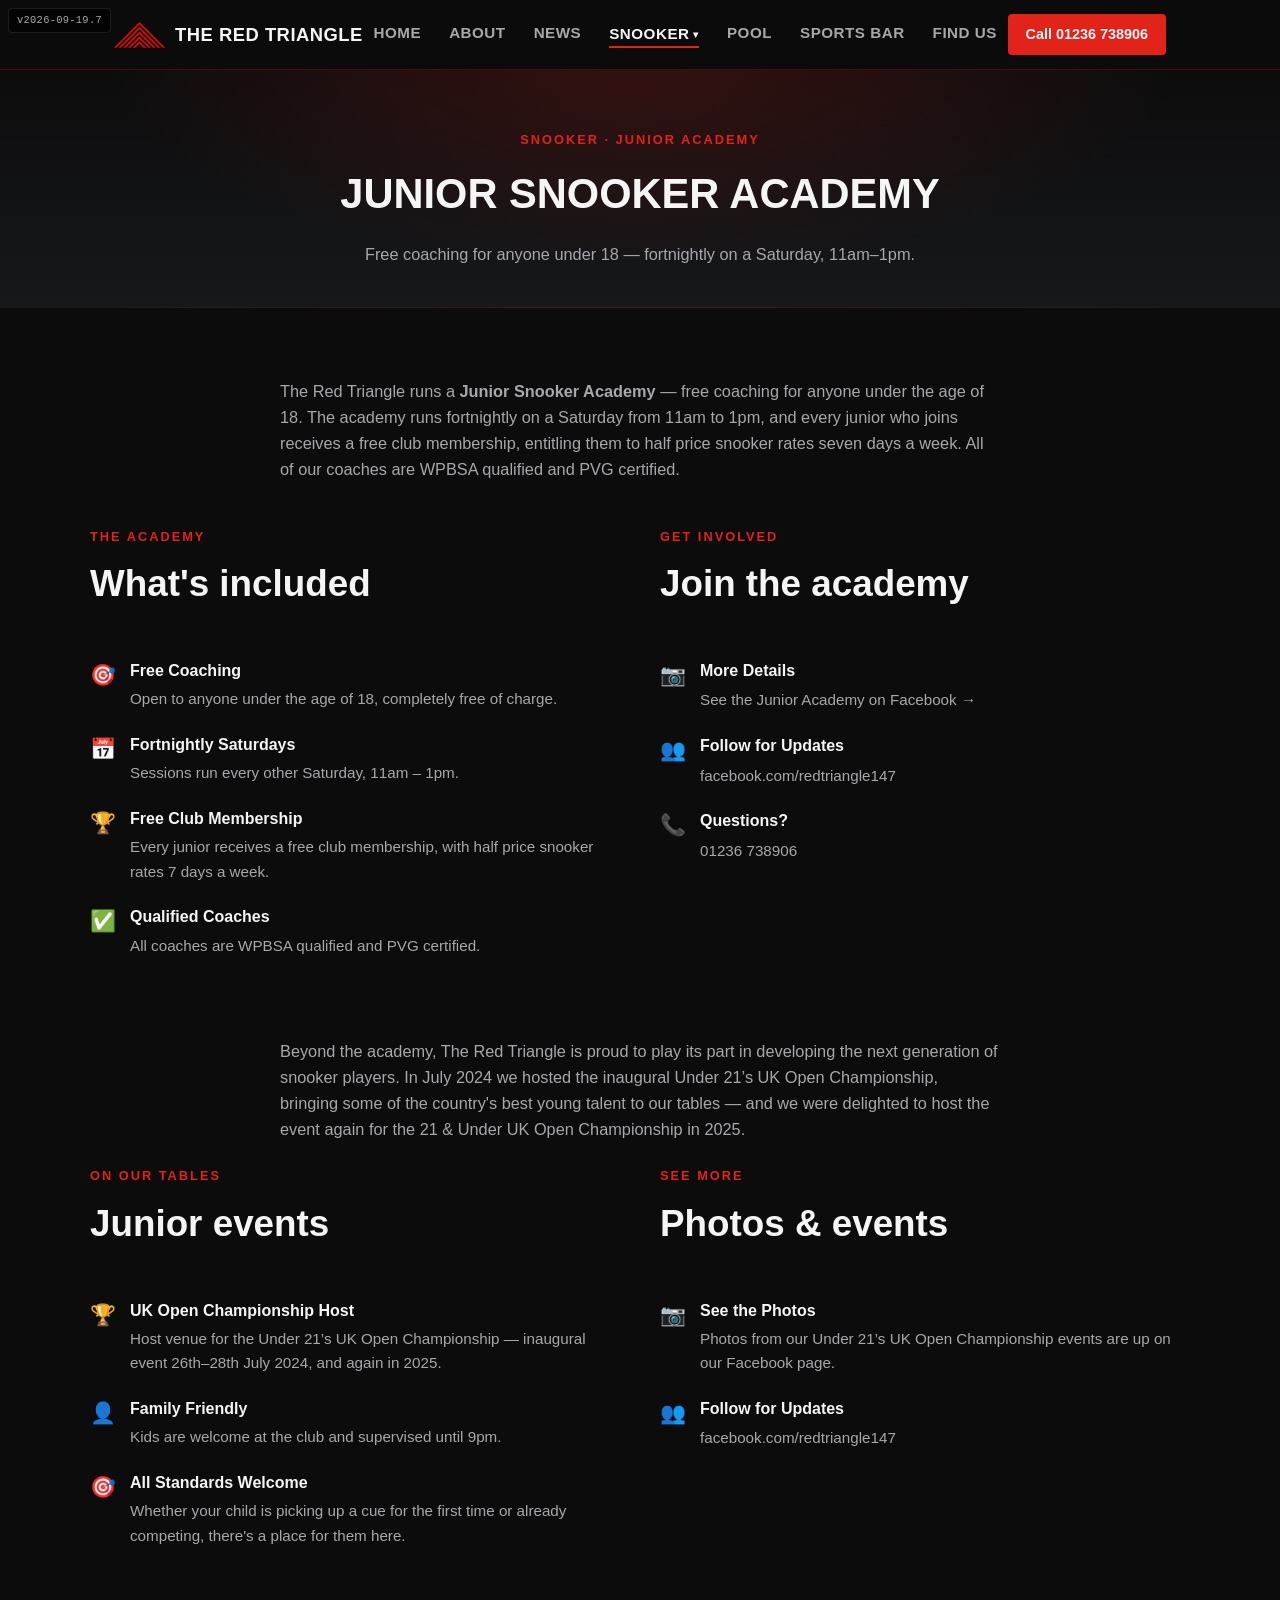
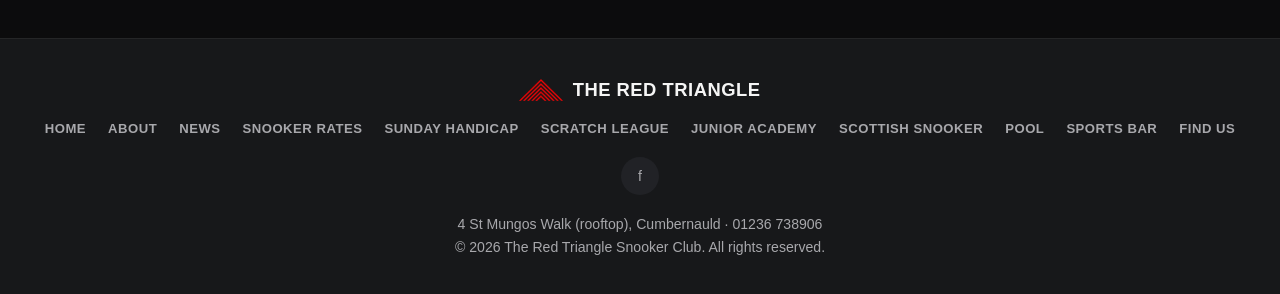
<file: snooker-junior-academy.html>
<!DOCTYPE html>
<html lang="en">
<head>
<meta charset="UTF-8">
<meta name="viewport" content="width=device-width, initial-scale=1.0">
<meta name="color-scheme" content="dark">
<title>Junior Academy | The Red Triangle, Cumbernauld</title>
<meta name="description" content="The Red Triangle Junior Snooker Academy, Cumbernauld - free coaching for under-18s, fortnightly Saturdays 11am-1pm. WPBSA qualified, PVG certified coaches.">
<link rel="icon" type="image/png" sizes="32x32" href="favicon-32.png">
<link rel="icon" type="image/png" sizes="512x512" href="favicon.png">
<link rel="apple-touch-icon" href="favicon-180.png">
<link rel="stylesheet" href="styles.css">
</head>
<body>

<div class="build-tag">v2026-09-19.7</div>

<header>
  <div class="nav">
    <a href="index.html" class="brand">
      <img src="logo-mark.png" alt="" aria-hidden="true">
      THE RED TRIANGLE
    </a>
    <nav class="links">
      <a href="index.html">Home</a>
      <a href="about.html">About</a>
      <a href="news.html">News</a>
      <div class="nav-drop">
        <button type="button" class="drop-toggle active">Snooker <span class="caret">&#9662;</span></button>
        <div class="drop-menu">
          <a href="snooker-rates.html">Rates</a>
          <a href="snooker-league.html">Sunday Handicap</a>
          <a href="snooker-scratch.html">Scratch League</a>
          <a href="snooker-junior-academy.html" class="active">Junior Academy</a>
          <a href="snooker-scottish.html">Scottish Snooker</a>
        </div>
      </div>
      <a href="pool-league.html">Pool</a>
      <a href="sports-bar.html">Sports Bar</a>
      <a href="find-us.html">Find Us</a>
    </nav>
    <div style="display:flex;align-items:center;gap:14px;">
      <a class="phone-btn" href="tel:01236738906">Call 01236 738906</a>
      <button class="nav-toggle" aria-label="Toggle menu">&#9776;</button>
    </div>
  </div>
  <div class="mobile-panel">
    <a href="index.html">Home</a>
    <a href="about.html">About</a>
    <a href="news.html">News</a>
    <div class="mobile-sub-label">Snooker</div>
    <a href="snooker-rates.html" class="mobile-sub">Rates</a>
    <a href="snooker-league.html" class="mobile-sub">Sunday Handicap</a>
    <a href="snooker-scratch.html" class="mobile-sub">Scratch League</a>
    <a href="snooker-junior-academy.html" class="mobile-sub active">Junior Academy</a>
    <a href="snooker-scottish.html" class="mobile-sub">Scottish Snooker</a>
    <a href="pool-league.html">Pool</a>
    <a href="sports-bar.html">Sports Bar</a>
    <a href="find-us.html">Find Us</a>
    <a href="tel:01236738906">Call 01236 738906</a>
  </div>
</header>

<div class="page-hero">
  <div class="eyebrow">Snooker &middot; Junior Academy</div>
  <h1>Junior Snooker Academy</h1>
  <p class="hero-note">Free coaching for anyone under 18 &mdash; fortnightly on a Saturday, 11am&ndash;1pm.</p>
</div>

<section>
  <div class="about-body" style="margin-bottom:44px;">
    <p>The Red Triangle runs a <strong>Junior Snooker Academy</strong> &mdash; free coaching for anyone under the age of 18. The academy runs fortnightly on a Saturday from 11am to 1pm, and every junior who joins receives a free club membership, entitling them to half price snooker rates seven days a week. All of our coaches are WPBSA qualified and PVG certified.</p>
  </div>

  <div class="info-split" style="margin-bottom:60px;">
    <div class="find-us">
      <div class="section-head left">
        <div class="eyebrow">The Academy</div>
        <h2>What's included</h2>
      </div>
      <div class="item">
        <div class="ico">&#127919;</div>
        <div><h4>Free Coaching</h4><p>Open to anyone under the age of 18, completely free of charge.</p></div>
      </div>
      <div class="item">
        <div class="ico">&#128197;</div>
        <div><h4>Fortnightly Saturdays</h4><p>Sessions run every other Saturday, 11am &ndash; 1pm.</p></div>
      </div>
      <div class="item">
        <div class="ico">&#127942;</div>
        <div><h4>Free Club Membership</h4><p>Every junior receives a free club membership, with half price snooker rates 7 days a week.</p></div>
      </div>
      <div class="item">
        <div class="ico">&#9989;</div>
        <div><h4>Qualified Coaches</h4><p>All coaches are WPBSA qualified and PVG certified.</p></div>
      </div>
    </div>
    <div class="find-us">
      <div class="section-head left">
        <div class="eyebrow">Get Involved</div>
        <h2>Join the academy</h2>
      </div>
      <div class="item">
        <div class="ico">&#128247;</div>
        <div><h4>More Details</h4><a href="https://www.facebook.com/share/16TFdWdFcf/" target="_blank" rel="noopener">See the Junior Academy on Facebook &rarr;</a></div>
      </div>
      <div class="item">
        <div class="ico">&#128101;</div>
        <div><h4>Follow for Updates</h4><a href="https://www.facebook.com/redtriangle147/" target="_blank" rel="noopener">facebook.com/redtriangle147</a></div>
      </div>
      <div class="item">
        <div class="ico">&#128222;</div>
        <div><h4>Questions?</h4><a href="tel:01236738906">01236 738906</a></div>
      </div>
    </div>
  </div>

  <div class="about-body" style="margin-bottom:24px;">
    <p>Beyond the academy, The Red Triangle is proud to play its part in developing the next generation of snooker players. In July 2024 we hosted the inaugural Under 21&rsquo;s UK Open Championship, bringing some of the country's best young talent to our tables &mdash; and we were delighted to host the event again for the 21 &amp; Under UK Open Championship in 2025.</p>
  </div>
  <div class="info-split">
    <div class="find-us">
      <div class="section-head left">
        <div class="eyebrow">On Our Tables</div>
        <h2>Junior events</h2>
      </div>
      <div class="item">
        <div class="ico">&#127942;</div>
        <div><h4>UK Open Championship Host</h4><p>Host venue for the Under 21&rsquo;s UK Open Championship &mdash; inaugural event 26th&ndash;28th July 2024, and again in 2025.</p></div>
      </div>
      <div class="item">
        <div class="ico">&#128100;</div>
        <div><h4>Family Friendly</h4><p>Kids are welcome at the club and supervised until 9pm.</p></div>
      </div>
      <div class="item">
        <div class="ico">&#127919;</div>
        <div><h4>All Standards Welcome</h4><p>Whether your child is picking up a cue for the first time or already competing, there's a place for them here.</p></div>
      </div>
    </div>
    <div class="find-us">
      <div class="section-head left">
        <div class="eyebrow">See More</div>
        <h2>Photos &amp; events</h2>
      </div>
      <div class="item">
        <div class="ico">&#128247;</div>
        <div><h4>See the Photos</h4><p>Photos from our Under 21&rsquo;s UK Open Championship events are up on our Facebook page.</p></div>
      </div>
      <div class="item">
        <div class="ico">&#128101;</div>
        <div><h4>Follow for Updates</h4><a href="https://www.facebook.com/redtriangle147/" target="_blank" rel="noopener">facebook.com/redtriangle147</a></div>
      </div>
    </div>
  </div>
</section>

<footer>
  <div class="brand">
    <img src="logo-mark.png" alt="" aria-hidden="true">
    THE RED TRIANGLE
  </div>
  <div class="links">
    <a href="index.html">Home</a>
    <a href="about.html">About</a>
    <a href="news.html">News</a>
    <a href="snooker-rates.html">Snooker Rates</a>
    <a href="snooker-league.html">Sunday Handicap</a>
    <a href="snooker-scratch.html">Scratch League</a>
    <a href="snooker-junior-academy.html">Junior Academy</a>
    <a href="snooker-scottish.html">Scottish Snooker</a>
    <a href="pool-league.html">Pool</a>
    <a href="sports-bar.html">Sports Bar</a>
    <a href="find-us.html">Find Us</a>
  </div>
  <div class="social">
    <a href="https://www.facebook.com/redtriangle147/" target="_blank" rel="noopener" aria-label="Facebook">f</a>
  </div>
  <p>4 St Mungos Walk (rooftop), Cumbernauld &middot; 01236 738906</p>
  <p>&copy; <span id="year"></span> The Red Triangle Snooker Club. All rights reserved.</p>
</footer>

<script src="script.js"></script>
</body>
</html>
</file>
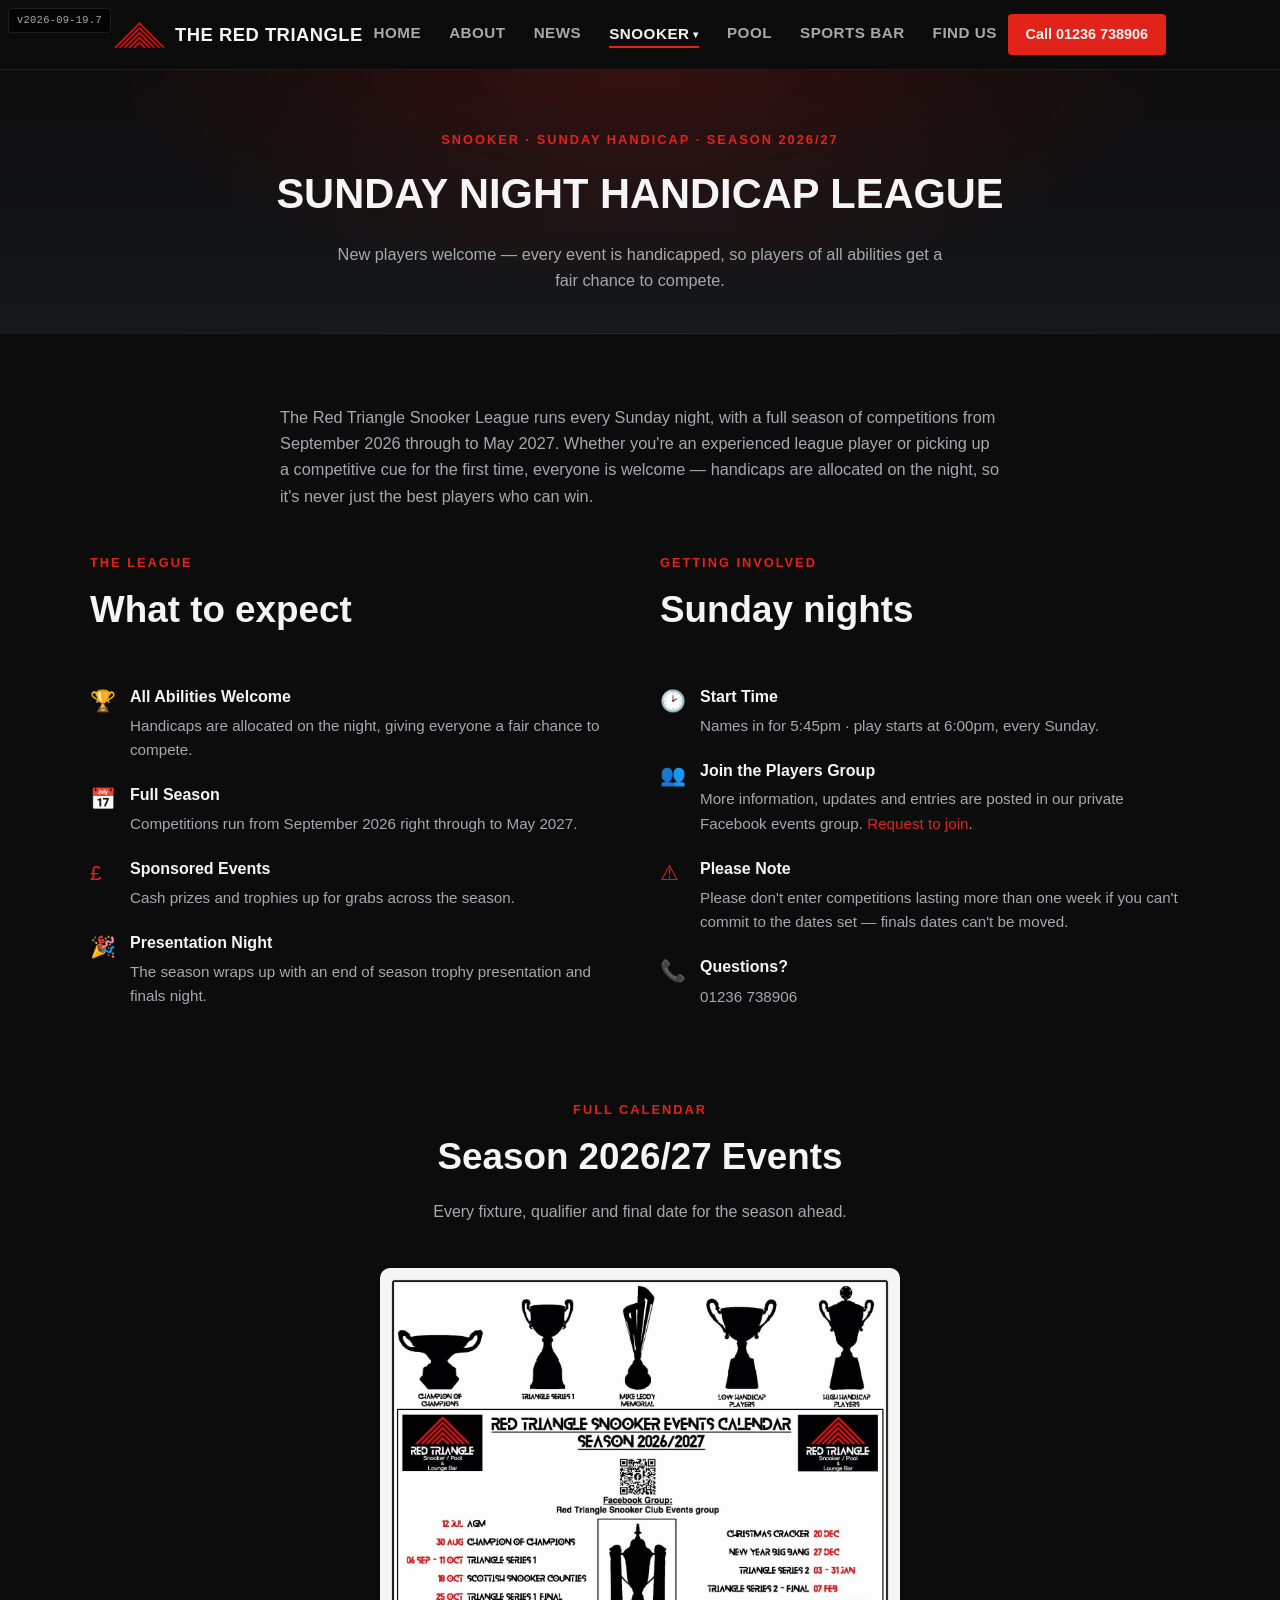
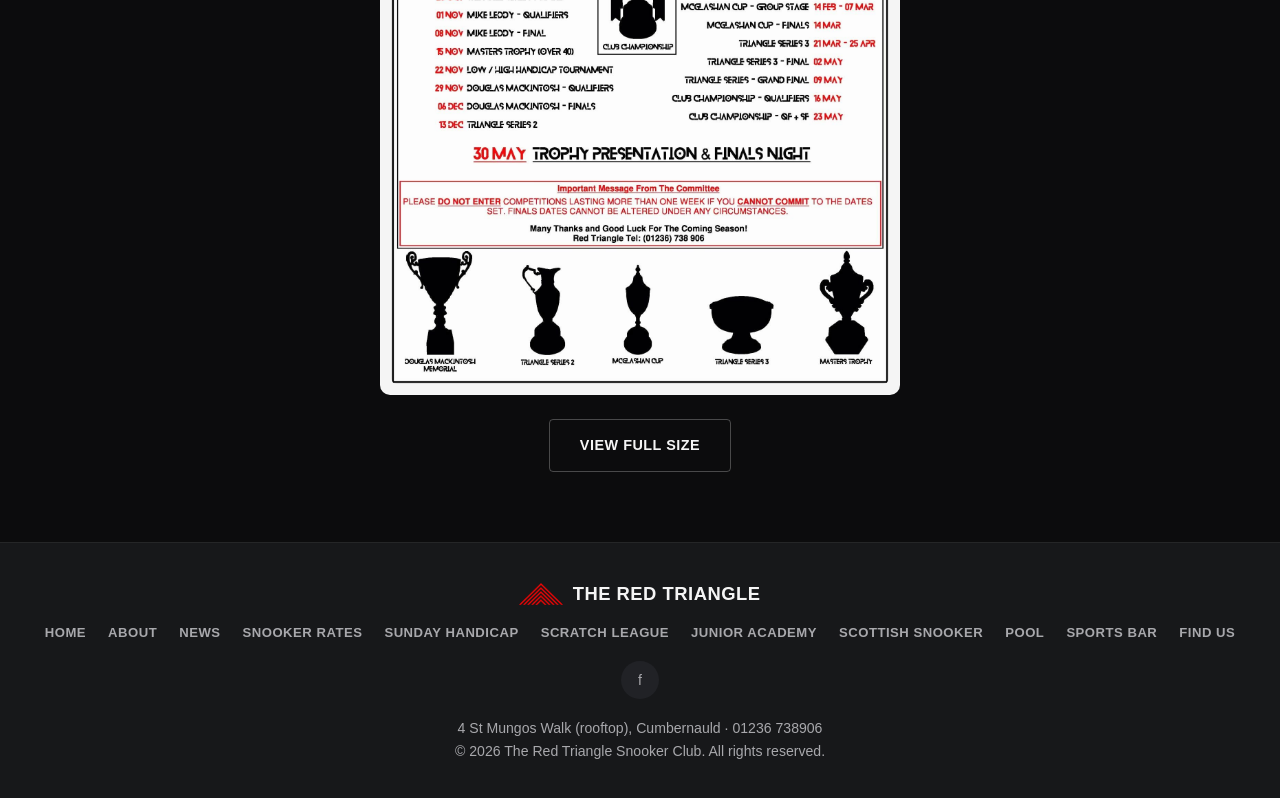
<file: snooker-league.html>
<!DOCTYPE html>
<html lang="en">
<head>
<meta charset="UTF-8">
<meta name="viewport" content="width=device-width, initial-scale=1.0">
<meta name="color-scheme" content="dark">
<title>Snooker League | The Red Triangle, Cumbernauld</title>
<meta name="description" content="The Red Triangle Snooker League - a Sunday night handicap league for players of all abilities. New players always welcome. Season 2026/27 runs September to May.">
<link rel="icon" type="image/png" sizes="32x32" href="favicon-32.png">
<link rel="icon" type="image/png" sizes="512x512" href="favicon.png">
<link rel="apple-touch-icon" href="favicon-180.png">
<link rel="stylesheet" href="styles.css">
</head>
<body>

<div class="build-tag">v2026-09-19.7</div>

<header>
  <div class="nav">
    <a href="index.html" class="brand">
      <img src="logo-mark.png" alt="" aria-hidden="true">
      THE RED TRIANGLE
    </a>
    <nav class="links">
      <a href="index.html">Home</a>
      <a href="about.html">About</a>
      <a href="news.html">News</a>
      <div class="nav-drop">
        <button type="button" class="drop-toggle active">Snooker <span class="caret">&#9662;</span></button>
        <div class="drop-menu">
          <a href="snooker-rates.html">Rates</a>
          <a href="snooker-league.html" class="active">Sunday Handicap</a>
          <a href="snooker-scratch.html">Scratch League</a>
          <a href="snooker-junior-academy.html">Junior Academy</a>
          <a href="snooker-scottish.html">Scottish Snooker</a>
        </div>
      </div>
      <a href="pool-league.html">Pool</a>
      <a href="sports-bar.html">Sports Bar</a>
      <a href="find-us.html">Find Us</a>
    </nav>
    <div style="display:flex;align-items:center;gap:14px;">
      <a class="phone-btn" href="tel:01236738906">Call 01236 738906</a>
      <button class="nav-toggle" aria-label="Toggle menu">&#9776;</button>
    </div>
  </div>
  <div class="mobile-panel">
    <a href="index.html">Home</a>
    <a href="about.html">About</a>
    <a href="news.html">News</a>
    <div class="mobile-sub-label">Snooker</div>
    <a href="snooker-rates.html" class="mobile-sub">Rates</a>
    <a href="snooker-league.html" class="mobile-sub active">Sunday Handicap</a>
    <a href="snooker-scratch.html" class="mobile-sub">Scratch League</a>
    <a href="snooker-junior-academy.html" class="mobile-sub">Junior Academy</a>
    <a href="snooker-scottish.html" class="mobile-sub">Scottish Snooker</a>
    <a href="pool-league.html">Pool</a>
    <a href="sports-bar.html">Sports Bar</a>
    <a href="find-us.html">Find Us</a>
    <a href="tel:01236738906">Call 01236 738906</a>
  </div>
</header>

<div class="page-hero">
  <div class="eyebrow">Snooker &middot; Sunday Handicap &middot; Season 2026/27</div>
  <h1>Sunday Night Handicap League</h1>
  <p class="hero-note">New players welcome &mdash; every event is handicapped, so players of all abilities get a fair chance to compete.</p>
</div>

<section>
  <div class="about-body" style="margin-bottom:44px;">
    <p>The Red Triangle Snooker League runs every Sunday night, with a full season of competitions from September 2026 through to May 2027. Whether you're an experienced league player or picking up a competitive cue for the first time, everyone is welcome &mdash; handicaps are allocated on the night, so it's never just the best players who can win.</p>
  </div>
  <div class="info-split">
    <div class="find-us">
      <div class="section-head left">
        <div class="eyebrow">The League</div>
        <h2>What to expect</h2>
      </div>
      <div class="item">
        <div class="ico">&#127942;</div>
        <div><h4>All Abilities Welcome</h4><p>Handicaps are allocated on the night, giving everyone a fair chance to compete.</p></div>
      </div>
      <div class="item">
        <div class="ico">&#128197;</div>
        <div><h4>Full Season</h4><p>Competitions run from September 2026 right through to May 2027.</p></div>
      </div>
      <div class="item">
        <div class="ico">&#163;</div>
        <div><h4>Sponsored Events</h4><p>Cash prizes and trophies up for grabs across the season.</p></div>
      </div>
      <div class="item">
        <div class="ico">&#127881;</div>
        <div><h4>Presentation Night</h4><p>The season wraps up with an end of season trophy presentation and finals night.</p></div>
      </div>
    </div>
    <div class="find-us">
      <div class="section-head left">
        <div class="eyebrow">Getting Involved</div>
        <h2>Sunday nights</h2>
      </div>
      <div class="item">
        <div class="ico">&#128337;</div>
        <div><h4>Start Time</h4><p>Names in for 5:45pm &middot; play starts at 6:00pm, every Sunday.</p></div>
      </div>
      <div class="item">
        <div class="ico">&#128101;</div>
        <div><h4>Join the Players Group</h4><p>More information, updates and entries are posted in our private Facebook events group. <a href="https://www.facebook.com/share/g/19cjTZ19ht/" target="_blank" rel="noopener" style="color:var(--red);">Request to join</a>.</p></div>
      </div>
      <div class="item">
        <div class="ico">&#9888;</div>
        <div><h4>Please Note</h4><p>Please don't enter competitions lasting more than one week if you can't commit to the dates set &mdash; finals dates can't be moved.</p></div>
      </div>
      <div class="item">
        <div class="ico">&#128222;</div>
        <div><h4>Questions?</h4><a href="tel:01236738906">01236 738906</a></div>
      </div>
    </div>
  </div>
</section>

<section style="padding-top:0;">
  <div class="section-head">
    <div class="eyebrow">Full Calendar</div>
    <h2>Season 2026/27 Events</h2>
    <p>Every fixture, qualifier and final date for the season ahead.</p>
  </div>
  <div class="calendar-card">
    <img src="season-calendar.jpg" alt="Red Triangle Snooker Events Calendar, Season 2026/2027 - full list of league fixtures, finals and trophy presentation dates">
  </div>
  <div style="text-align:center;margin-top:24px;">
    <a href="season-calendar.jpg" target="_blank" rel="noopener" class="btn btn-outline">View Full Size</a>
  </div>
</section>

<footer>
  <div class="brand">
    <img src="logo-mark.png" alt="" aria-hidden="true">
    THE RED TRIANGLE
  </div>
  <div class="links">
    <a href="index.html">Home</a>
    <a href="about.html">About</a>
    <a href="news.html">News</a>
    <a href="snooker-rates.html">Snooker Rates</a>
    <a href="snooker-league.html">Sunday Handicap</a>
    <a href="snooker-scratch.html">Scratch League</a>
    <a href="snooker-junior-academy.html">Junior Academy</a>
    <a href="snooker-scottish.html">Scottish Snooker</a>
    <a href="pool-league.html">Pool</a>
    <a href="sports-bar.html">Sports Bar</a>
    <a href="find-us.html">Find Us</a>
  </div>
  <div class="social">
    <a href="https://www.facebook.com/redtriangle147/" target="_blank" rel="noopener" aria-label="Facebook">f</a>
  </div>
  <p>4 St Mungos Walk (rooftop), Cumbernauld &middot; 01236 738906</p>
  <p>&copy; <span id="year"></span> The Red Triangle Snooker Club. All rights reserved.</p>
</footer>

<script src="script.js"></script>
</body>
</html>
</file>
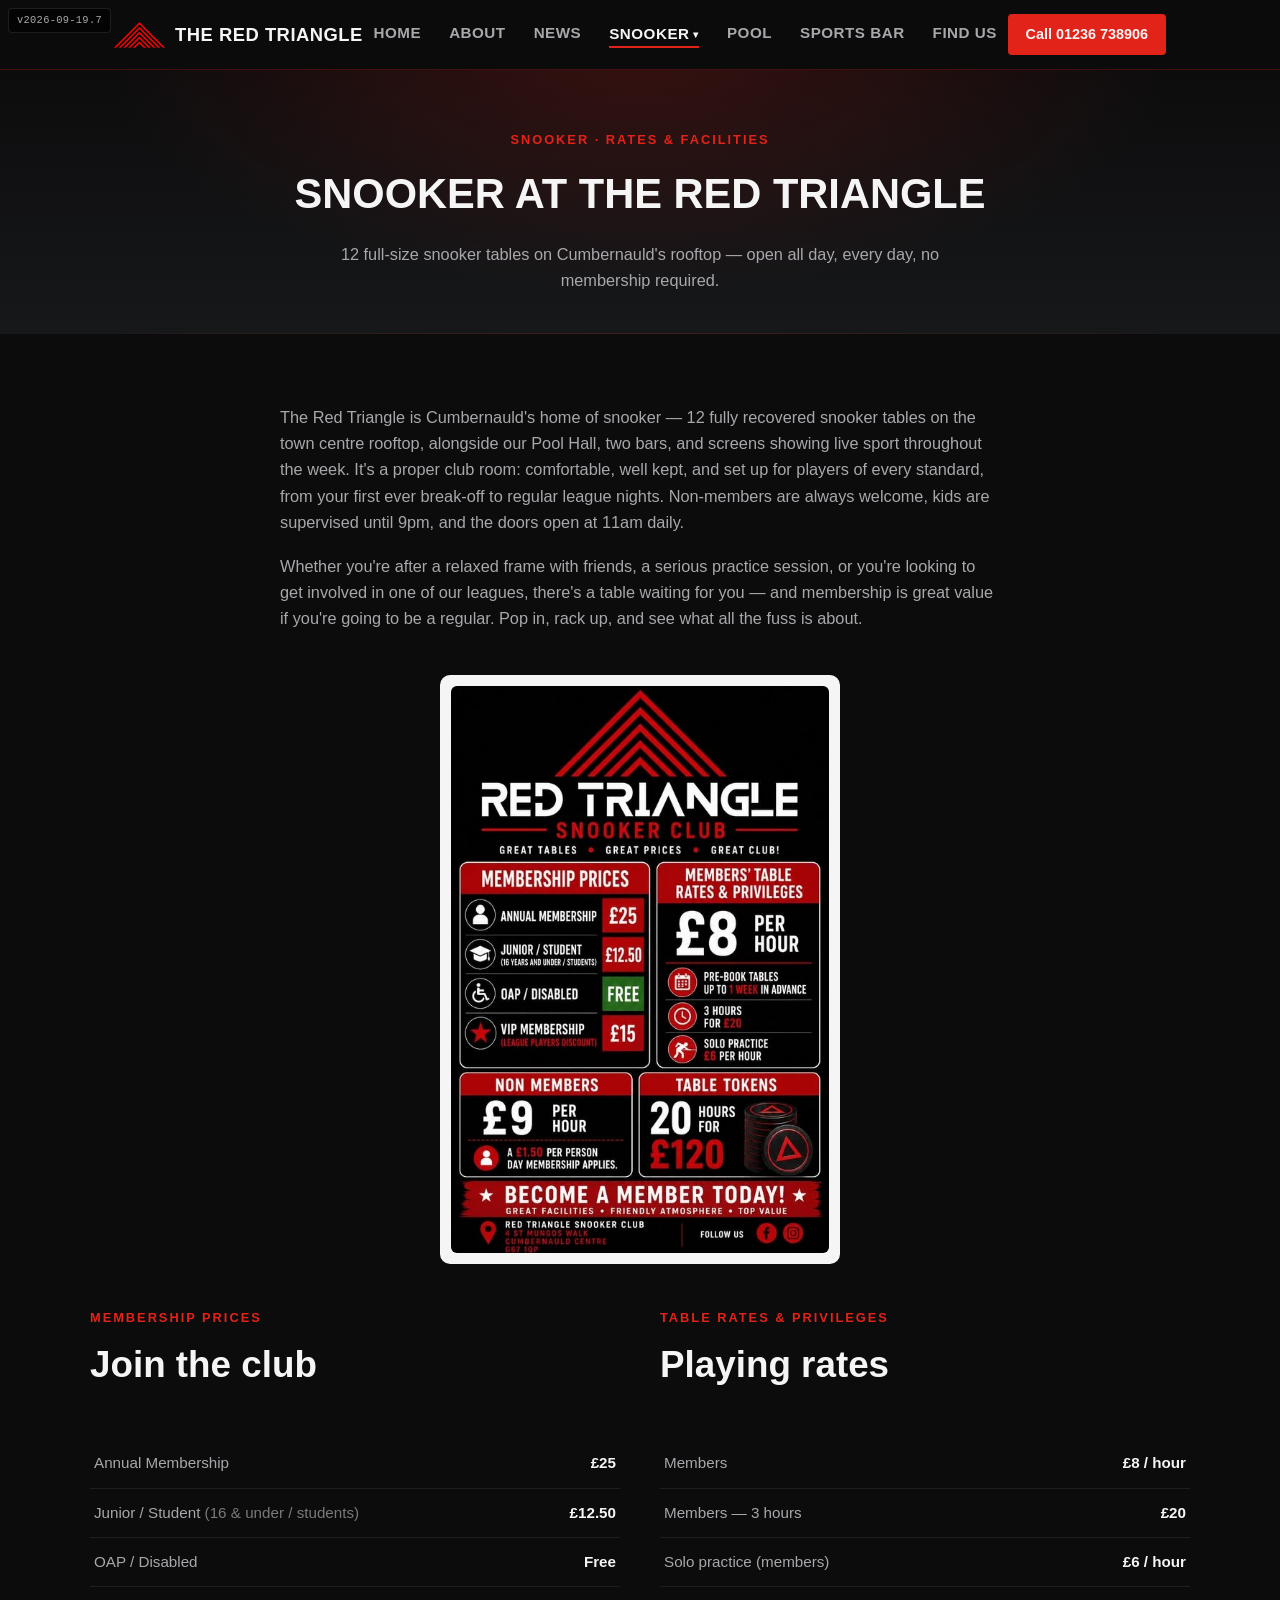
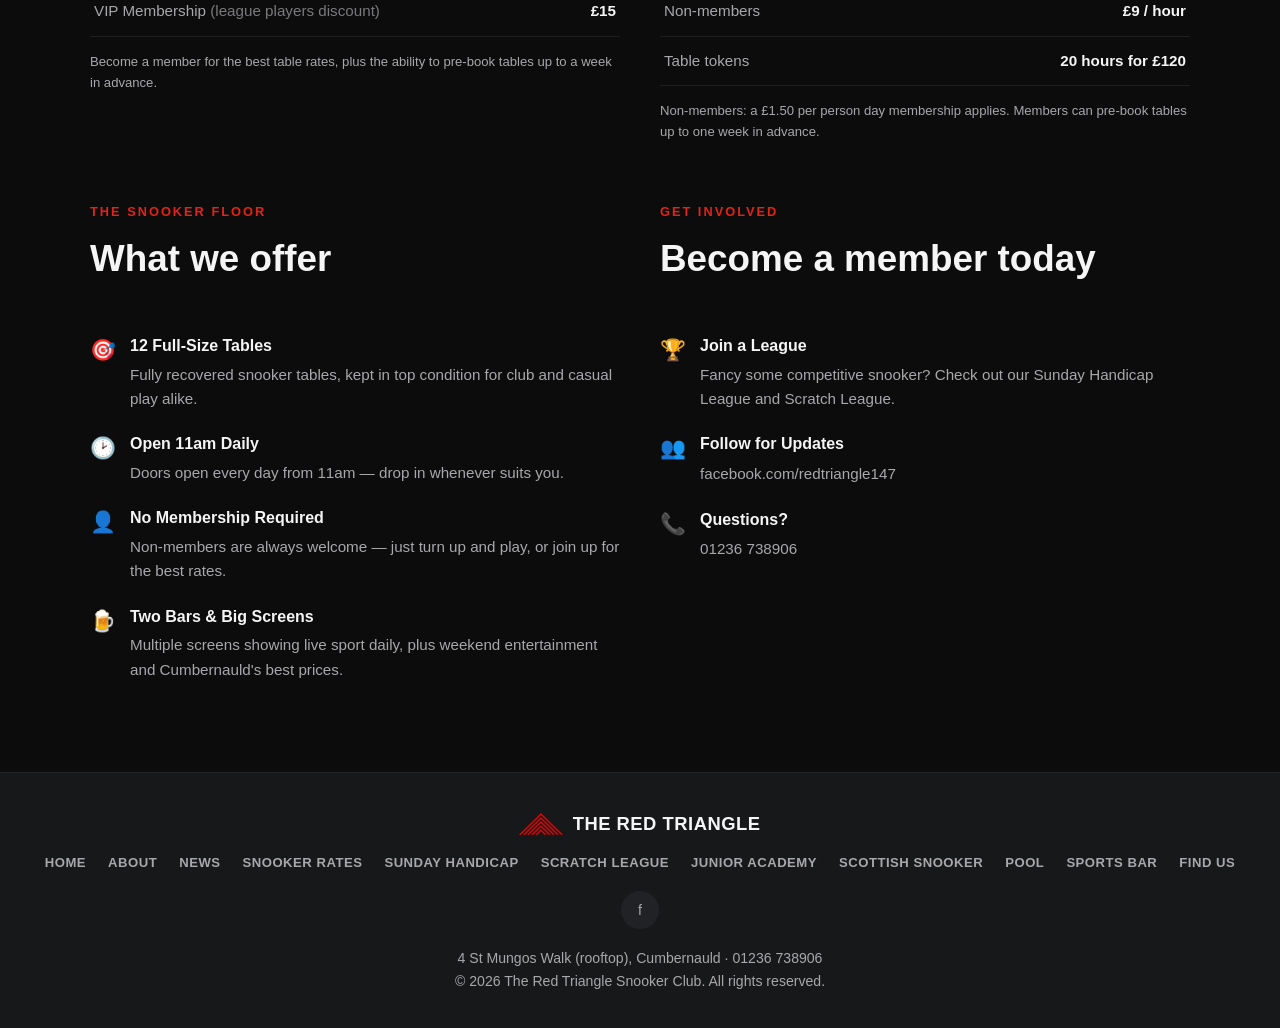
<file: snooker-rates.html>
<!DOCTYPE html>
<html lang="en">
<head>
<meta charset="UTF-8">
<meta name="viewport" content="width=device-width, initial-scale=1.0">
<meta name="color-scheme" content="dark">
<title>Snooker Rates | The Red Triangle, Cumbernauld</title>
<meta name="description" content="Snooker at The Red Triangle, Cumbernauld - 12 full-size tables, open 11am daily, no membership required.">
<link rel="icon" type="image/png" sizes="32x32" href="favicon-32.png">
<link rel="icon" type="image/png" sizes="512x512" href="favicon.png">
<link rel="apple-touch-icon" href="favicon-180.png">
<link rel="stylesheet" href="styles.css">
</head>
<body>

<div class="build-tag">v2026-09-19.7</div>

<header>
  <div class="nav">
    <a href="index.html" class="brand">
      <img src="logo-mark.png" alt="" aria-hidden="true">
      THE RED TRIANGLE
    </a>
    <nav class="links">
      <a href="index.html">Home</a>
      <a href="about.html">About</a>
      <a href="news.html">News</a>
      <div class="nav-drop">
        <button type="button" class="drop-toggle active">Snooker <span class="caret">&#9662;</span></button>
        <div class="drop-menu">
          <a href="snooker-rates.html" class="active">Rates</a>
          <a href="snooker-league.html">Sunday Handicap</a>
          <a href="snooker-scratch.html">Scratch League</a>
          <a href="snooker-junior-academy.html">Junior Academy</a>
          <a href="snooker-scottish.html">Scottish Snooker</a>
        </div>
      </div>
      <a href="pool-league.html">Pool</a>
      <a href="sports-bar.html">Sports Bar</a>
      <a href="find-us.html">Find Us</a>
    </nav>
    <div style="display:flex;align-items:center;gap:14px;">
      <a class="phone-btn" href="tel:01236738906">Call 01236 738906</a>
      <button class="nav-toggle" aria-label="Toggle menu">&#9776;</button>
    </div>
  </div>
  <div class="mobile-panel">
    <a href="index.html">Home</a>
    <a href="about.html">About</a>
    <a href="news.html">News</a>
    <div class="mobile-sub-label">Snooker</div>
    <a href="snooker-rates.html" class="mobile-sub active">Rates</a>
    <a href="snooker-league.html" class="mobile-sub">Sunday Handicap</a>
    <a href="snooker-scratch.html" class="mobile-sub">Scratch League</a>
    <a href="snooker-junior-academy.html" class="mobile-sub">Junior Academy</a>
    <a href="snooker-scottish.html" class="mobile-sub">Scottish Snooker</a>
    <a href="pool-league.html">Pool</a>
    <a href="sports-bar.html">Sports Bar</a>
    <a href="find-us.html">Find Us</a>
    <a href="tel:01236738906">Call 01236 738906</a>
  </div>
</header>

<div class="page-hero">
  <div class="eyebrow">Snooker &middot; Rates &amp; Facilities</div>
  <h1>Snooker at The Red Triangle</h1>
  <p class="hero-note">12 full-size snooker tables on Cumbernauld's rooftop &mdash; open all day, every day, no membership required.</p>
</div>

<section>
  <div class="about-body" style="margin-bottom:44px;">
    <p>The Red Triangle is Cumbernauld's home of snooker &mdash; 12 fully recovered snooker tables on the town centre rooftop, alongside our Pool Hall, two bars, and screens showing live sport throughout the week. It's a proper club room: comfortable, well kept, and set up for players of every standard, from your first ever break-off to regular league nights. Non-members are always welcome, kids are supervised until 9pm, and the doors open at 11am daily.</p>
    <p>Whether you're after a relaxed frame with friends, a serious practice session, or you're looking to get involved in one of our leagues, there's a table waiting for you &mdash; and membership is great value if you're going to be a regular. Pop in, rack up, and see what all the fuss is about.</p>
  </div>

  <div class="calendar-card" style="max-width:400px;margin-bottom:44px;">
    <img src="snooker-rates-graphic.jpg" alt="Red Triangle Snooker Club membership prices and table rates graphic">
  </div>

  <div class="info-split" style="margin-bottom:60px;">
    <div class="find-us">
      <div class="section-head left">
        <div class="eyebrow">Membership Prices</div>
        <h2>Join the club</h2>
      </div>
      <table class="hours-table">
        <tr><td>Annual Membership</td><td>&pound;25</td></tr>
        <tr><td>Junior / Student <span style="opacity:.7;">(16 &amp; under / students)</span></td><td>&pound;12.50</td></tr>
        <tr><td>OAP / Disabled</td><td>Free</td></tr>
        <tr><td>VIP Membership <span style="opacity:.7;">(league players discount)</span></td><td>&pound;15</td></tr>
      </table>
      <p class="hours-note">Become a member for the best table rates, plus the ability to pre-book tables up to a week in advance.</p>
    </div>
    <div class="find-us">
      <div class="section-head left">
        <div class="eyebrow">Table Rates &amp; Privileges</div>
        <h2>Playing rates</h2>
      </div>
      <table class="hours-table">
        <tr><td>Members</td><td>&pound;8 / hour</td></tr>
        <tr><td>Members &mdash; 3 hours</td><td>&pound;20</td></tr>
        <tr><td>Solo practice (members)</td><td>&pound;6 / hour</td></tr>
        <tr><td>Non-members</td><td>&pound;9 / hour</td></tr>
        <tr><td>Table tokens</td><td>20 hours for &pound;120</td></tr>
      </table>
      <p class="hours-note">Non-members: a &pound;1.50 per person day membership applies. Members can pre-book tables up to one week in advance.</p>
    </div>
  </div>

  <div class="info-split">
    <div class="find-us">
      <div class="section-head left">
        <div class="eyebrow">The Snooker Floor</div>
        <h2>What we offer</h2>
      </div>
      <div class="item">
        <div class="ico">&#127919;</div>
        <div><h4>12 Full-Size Tables</h4><p>Fully recovered snooker tables, kept in top condition for club and casual play alike.</p></div>
      </div>
      <div class="item">
        <div class="ico">&#128337;</div>
        <div><h4>Open 11am Daily</h4><p>Doors open every day from 11am &mdash; drop in whenever suits you.</p></div>
      </div>
      <div class="item">
        <div class="ico">&#128100;</div>
        <div><h4>No Membership Required</h4><p>Non-members are always welcome &mdash; just turn up and play, or join up for the best rates.</p></div>
      </div>
      <div class="item">
        <div class="ico">&#127866;</div>
        <div><h4>Two Bars &amp; Big Screens</h4><p>Multiple screens showing live sport daily, plus weekend entertainment and Cumbernauld's best prices.</p></div>
      </div>
    </div>
    <div class="find-us">
      <div class="section-head left">
        <div class="eyebrow">Get Involved</div>
        <h2>Become a member today</h2>
      </div>
      <div class="item">
        <div class="ico">&#127942;</div>
        <div><h4>Join a League</h4><p>Fancy some competitive snooker? Check out our <a href="snooker-league.html">Sunday Handicap League</a> and <a href="snooker-scratch.html">Scratch League</a>.</p></div>
      </div>
      <div class="item">
        <div class="ico">&#128101;</div>
        <div><h4>Follow for Updates</h4><a href="https://www.facebook.com/redtriangle147/" target="_blank" rel="noopener">facebook.com/redtriangle147</a></div>
      </div>
      <div class="item">
        <div class="ico">&#128222;</div>
        <div><h4>Questions?</h4><a href="tel:01236738906">01236 738906</a></div>
      </div>
    </div>
  </div>
</section>

<footer>
  <div class="brand">
    <img src="logo-mark.png" alt="" aria-hidden="true">
    THE RED TRIANGLE
  </div>
  <div class="links">
    <a href="index.html">Home</a>
    <a href="about.html">About</a>
    <a href="news.html">News</a>
    <a href="snooker-rates.html">Snooker Rates</a>
    <a href="snooker-league.html">Sunday Handicap</a>
    <a href="snooker-scratch.html">Scratch League</a>
    <a href="snooker-junior-academy.html">Junior Academy</a>
    <a href="snooker-scottish.html">Scottish Snooker</a>
    <a href="pool-league.html">Pool</a>
    <a href="sports-bar.html">Sports Bar</a>
    <a href="find-us.html">Find Us</a>
  </div>
  <div class="social">
    <a href="https://www.facebook.com/redtriangle147/" target="_blank" rel="noopener" aria-label="Facebook">f</a>
  </div>
  <p>4 St Mungos Walk (rooftop), Cumbernauld &middot; 01236 738906</p>
  <p>&copy; <span id="year"></span> The Red Triangle Snooker Club. All rights reserved.</p>
</footer>

<script src="script.js"></script>
</body>
</html>
</file>
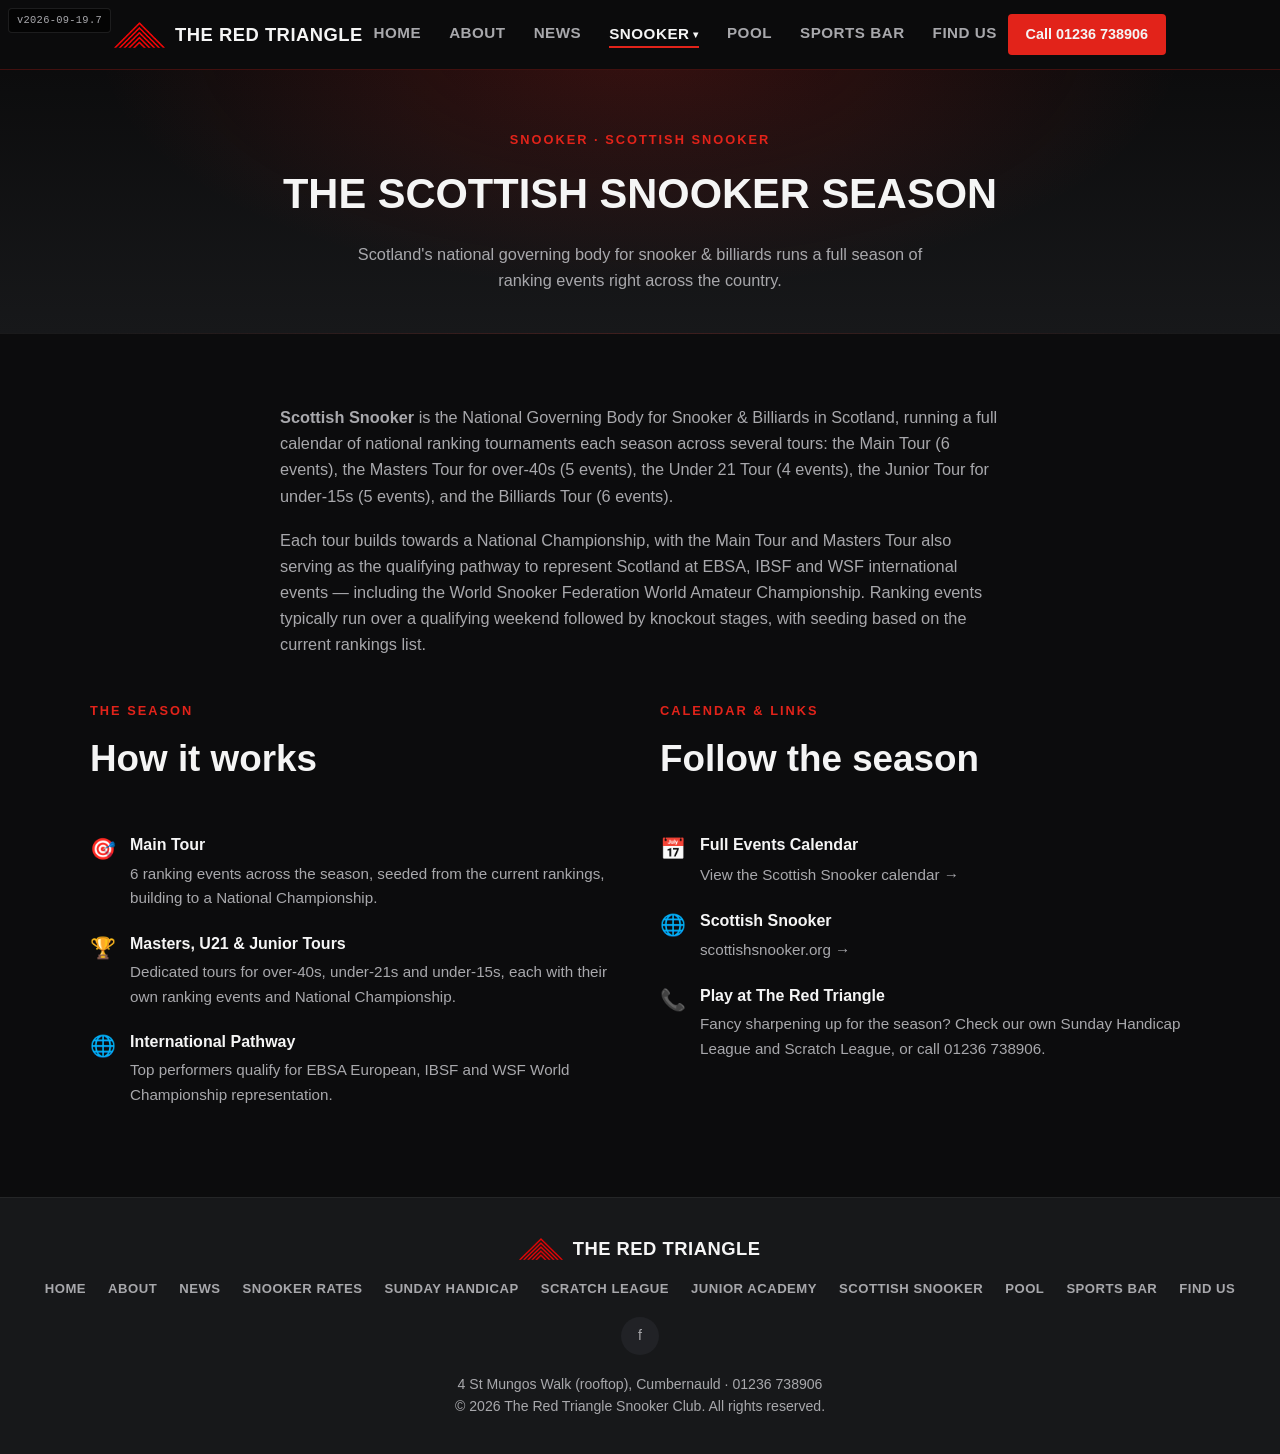
<file: snooker-scottish.html>
<!DOCTYPE html>
<html lang="en">
<head>
<meta charset="UTF-8">
<meta name="viewport" content="width=device-width, initial-scale=1.0">
<meta name="color-scheme" content="dark">
<title>Scottish Snooker | The Red Triangle, Cumbernauld</title>
<meta name="description" content="The Scottish Snooker season - Scotland's national governing body for snooker and billiards. Calendar and links.">
<link rel="icon" type="image/png" sizes="32x32" href="favicon-32.png">
<link rel="icon" type="image/png" sizes="512x512" href="favicon.png">
<link rel="apple-touch-icon" href="favicon-180.png">
<link rel="stylesheet" href="styles.css">
</head>
<body>

<div class="build-tag">v2026-09-19.7</div>

<header>
  <div class="nav">
    <a href="index.html" class="brand">
      <img src="logo-mark.png" alt="" aria-hidden="true">
      THE RED TRIANGLE
    </a>
    <nav class="links">
      <a href="index.html">Home</a>
      <a href="about.html">About</a>
      <a href="news.html">News</a>
      <div class="nav-drop">
        <button type="button" class="drop-toggle active">Snooker <span class="caret">&#9662;</span></button>
        <div class="drop-menu">
          <a href="snooker-rates.html">Rates</a>
          <a href="snooker-league.html">Sunday Handicap</a>
          <a href="snooker-scratch.html">Scratch League</a>
          <a href="snooker-junior-academy.html">Junior Academy</a>
          <a href="snooker-scottish.html" class="active">Scottish Snooker</a>
        </div>
      </div>
      <a href="pool-league.html">Pool</a>
      <a href="sports-bar.html">Sports Bar</a>
      <a href="find-us.html">Find Us</a>
    </nav>
    <div style="display:flex;align-items:center;gap:14px;">
      <a class="phone-btn" href="tel:01236738906">Call 01236 738906</a>
      <button class="nav-toggle" aria-label="Toggle menu">&#9776;</button>
    </div>
  </div>
  <div class="mobile-panel">
    <a href="index.html">Home</a>
    <a href="about.html">About</a>
    <a href="news.html">News</a>
    <div class="mobile-sub-label">Snooker</div>
    <a href="snooker-rates.html" class="mobile-sub">Rates</a>
    <a href="snooker-league.html" class="mobile-sub">Sunday Handicap</a>
    <a href="snooker-scratch.html" class="mobile-sub">Scratch League</a>
    <a href="snooker-junior-academy.html" class="mobile-sub">Junior Academy</a>
    <a href="snooker-scottish.html" class="mobile-sub active">Scottish Snooker</a>
    <a href="pool-league.html">Pool</a>
    <a href="sports-bar.html">Sports Bar</a>
    <a href="find-us.html">Find Us</a>
    <a href="tel:01236738906">Call 01236 738906</a>
  </div>
</header>

<div class="page-hero">
  <div class="eyebrow">Snooker &middot; Scottish Snooker</div>
  <h1>The Scottish Snooker Season</h1>
  <p class="hero-note">Scotland's national governing body for snooker &amp; billiards runs a full season of ranking events right across the country.</p>
</div>

<section>
  <div class="about-body" style="margin-bottom:44px;">
    <p><strong>Scottish Snooker</strong> is the National Governing Body for Snooker &amp; Billiards in Scotland, running a full calendar of national ranking tournaments each season across several tours: the Main Tour (6 events), the Masters Tour for over-40s (5 events), the Under 21 Tour (4 events), the Junior Tour for under-15s (5 events), and the Billiards Tour (6 events).</p>
    <p>Each tour builds towards a National Championship, with the Main Tour and Masters Tour also serving as the qualifying pathway to represent Scotland at EBSA, IBSF and WSF international events &mdash; including the World Snooker Federation World Amateur Championship. Ranking events typically run over a qualifying weekend followed by knockout stages, with seeding based on the current rankings list.</p>
  </div>
  <div class="info-split">
    <div class="find-us">
      <div class="section-head left">
        <div class="eyebrow">The Season</div>
        <h2>How it works</h2>
      </div>
      <div class="item">
        <div class="ico">&#127919;</div>
        <div><h4>Main Tour</h4><p>6 ranking events across the season, seeded from the current rankings, building to a National Championship.</p></div>
      </div>
      <div class="item">
        <div class="ico">&#127942;</div>
        <div><h4>Masters, U21 &amp; Junior Tours</h4><p>Dedicated tours for over-40s, under-21s and under-15s, each with their own ranking events and National Championship.</p></div>
      </div>
      <div class="item">
        <div class="ico">&#127760;</div>
        <div><h4>International Pathway</h4><p>Top performers qualify for EBSA European, IBSF and WSF World Championship representation.</p></div>
      </div>
    </div>
    <div class="find-us">
      <div class="section-head left">
        <div class="eyebrow">Calendar &amp; Links</div>
        <h2>Follow the season</h2>
      </div>
      <div class="item">
        <div class="ico">&#128197;</div>
        <div><h4>Full Events Calendar</h4><a href="http://scottishsnooker.org/scottish-snooker-events-calendar/" target="_blank" rel="noopener">View the Scottish Snooker calendar &rarr;</a></div>
      </div>
      <div class="item">
        <div class="ico">&#127760;</div>
        <div><h4>Scottish Snooker</h4><a href="http://scottishsnooker.org/" target="_blank" rel="noopener">scottishsnooker.org &rarr;</a></div>
      </div>
      <div class="item">
        <div class="ico">&#128222;</div>
        <div><h4>Play at The Red Triangle</h4><p>Fancy sharpening up for the season? Check our own <a href="snooker-league.html">Sunday Handicap League</a> and <a href="snooker-scratch.html">Scratch League</a>, or call <a href="tel:01236738906">01236 738906</a>.</p></div>
      </div>
    </div>
  </div>
</section>

<footer>
  <div class="brand">
    <img src="logo-mark.png" alt="" aria-hidden="true">
    THE RED TRIANGLE
  </div>
  <div class="links">
    <a href="index.html">Home</a>
    <a href="about.html">About</a>
    <a href="news.html">News</a>
    <a href="snooker-rates.html">Snooker Rates</a>
    <a href="snooker-league.html">Sunday Handicap</a>
    <a href="snooker-scratch.html">Scratch League</a>
    <a href="snooker-junior-academy.html">Junior Academy</a>
    <a href="snooker-scottish.html">Scottish Snooker</a>
    <a href="pool-league.html">Pool</a>
    <a href="sports-bar.html">Sports Bar</a>
    <a href="find-us.html">Find Us</a>
  </div>
  <div class="social">
    <a href="https://www.facebook.com/redtriangle147/" target="_blank" rel="noopener" aria-label="Facebook">f</a>
  </div>
  <p>4 St Mungos Walk (rooftop), Cumbernauld &middot; 01236 738906</p>
  <p>&copy; <span id="year"></span> The Red Triangle Snooker Club. All rights reserved.</p>
</footer>

<script src="script.js"></script>
</body>
</html>
</file>
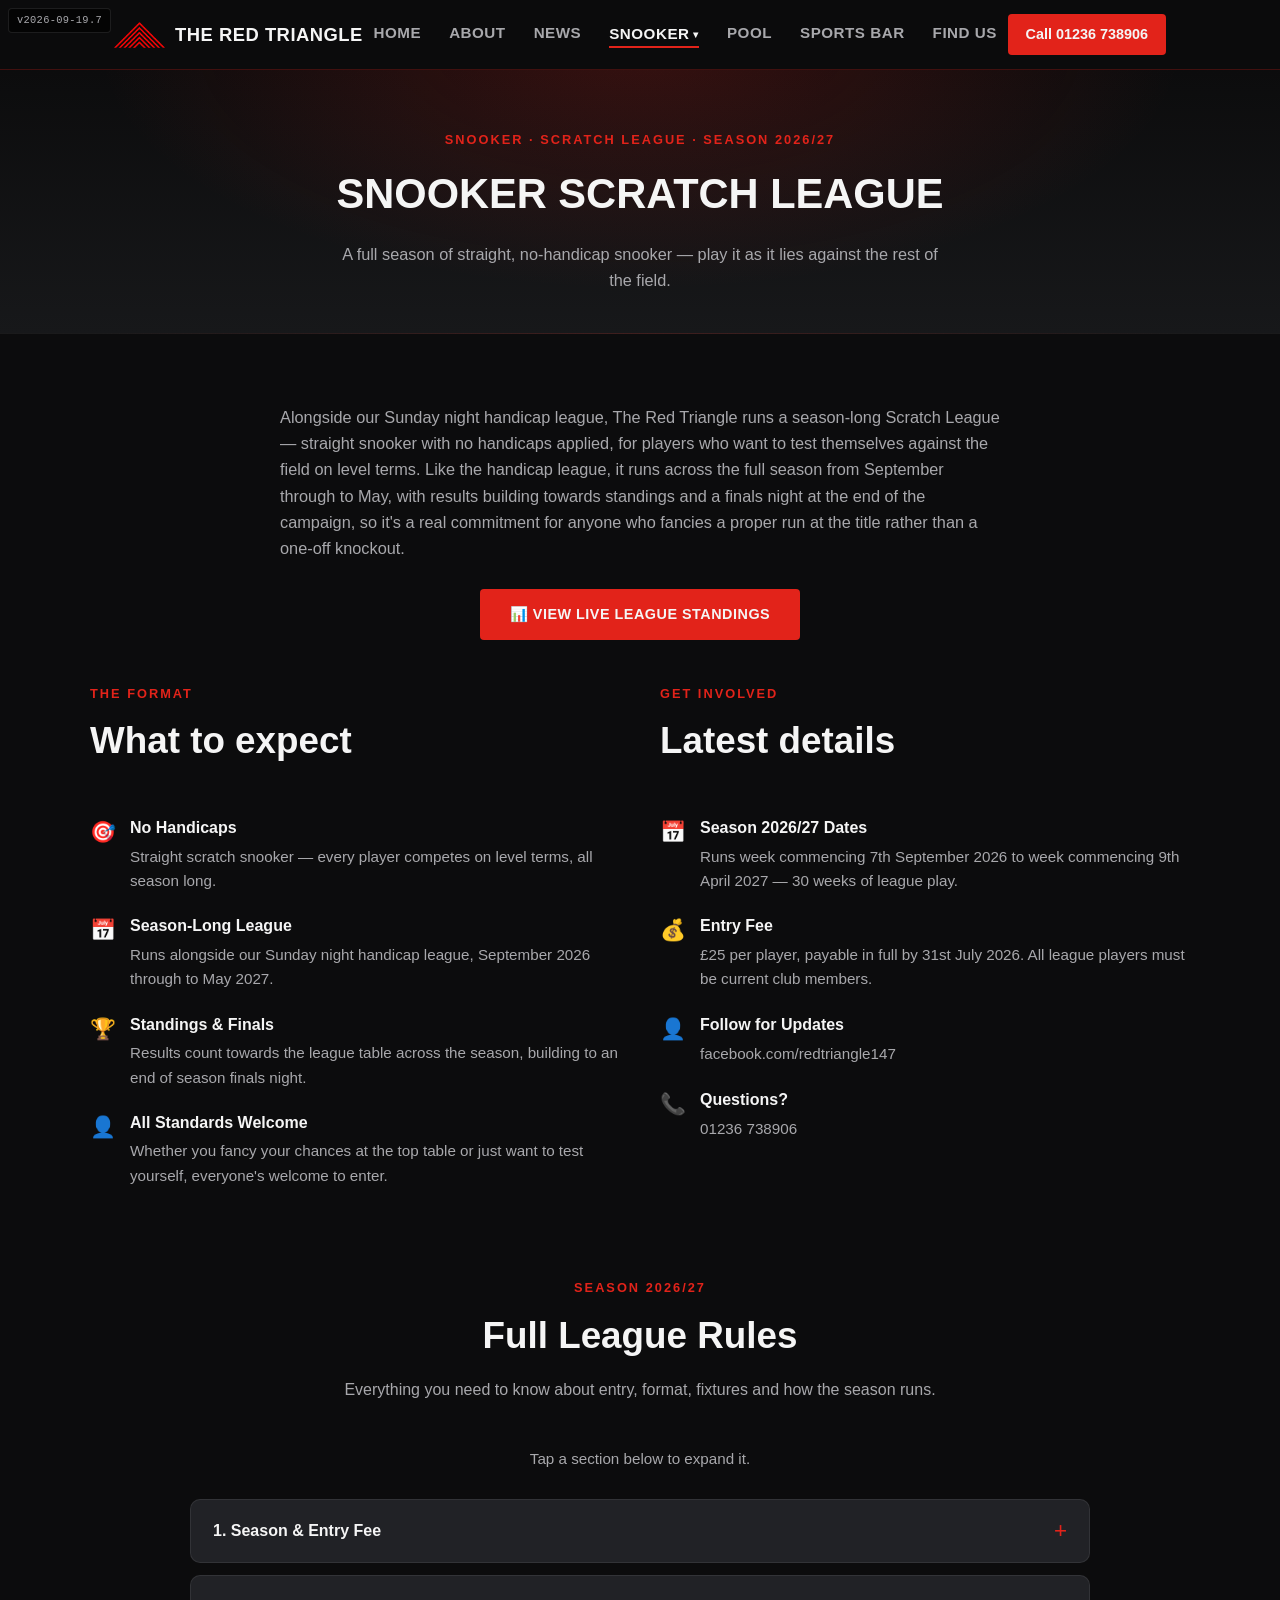
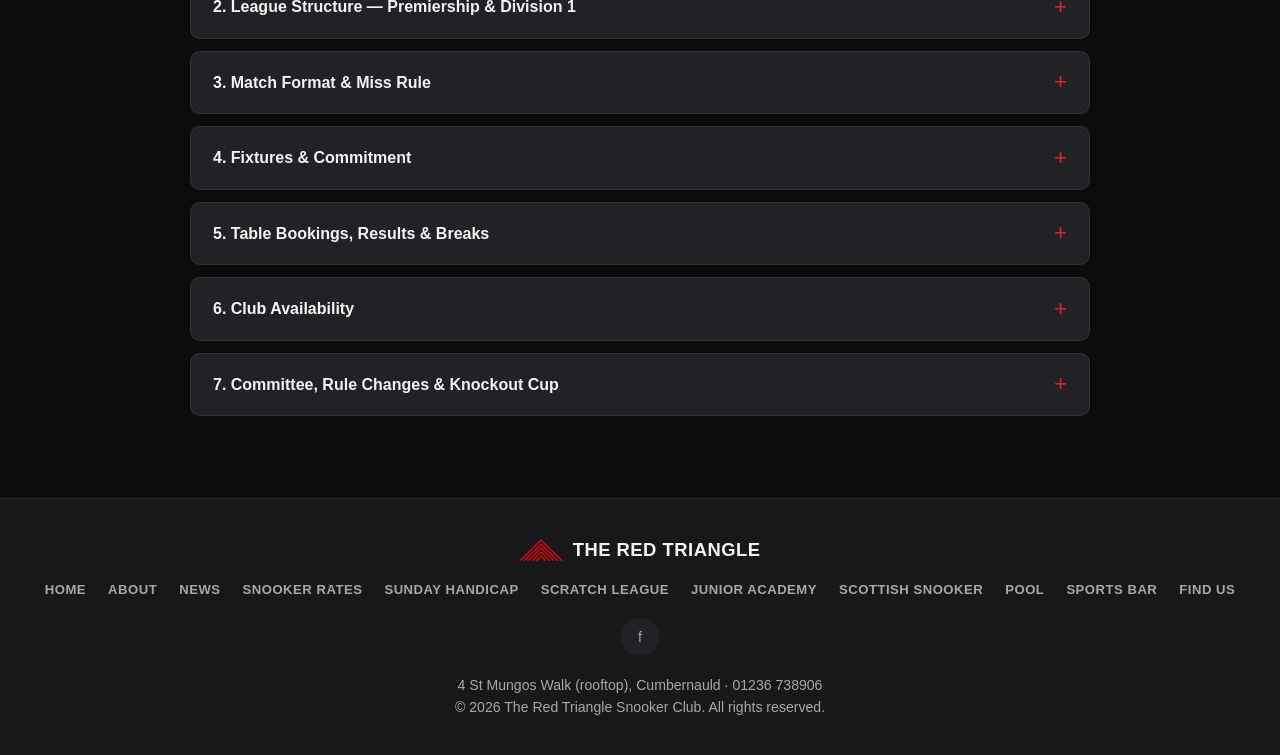
<file: snooker-scratch.html>
<!DOCTYPE html>
<html lang="en">
<head>
<meta charset="UTF-8">
<meta name="viewport" content="width=device-width, initial-scale=1.0">
<meta name="color-scheme" content="dark">
<title>Snooker Scratch League | The Red Triangle, Cumbernauld</title>
<meta name="description" content="The Red Triangle Snooker Scratch League, Cumbernauld - straight, no-handicap snooker competition. New players welcome.">
<link rel="icon" type="image/png" sizes="32x32" href="favicon-32.png">
<link rel="icon" type="image/png" sizes="512x512" href="favicon.png">
<link rel="apple-touch-icon" href="favicon-180.png">
<link rel="stylesheet" href="styles.css">
</head>
<body>

<div class="build-tag">v2026-09-19.7</div>

<header>
  <div class="nav">
    <a href="index.html" class="brand">
      <img src="logo-mark.png" alt="" aria-hidden="true">
      THE RED TRIANGLE
    </a>
    <nav class="links">
      <a href="index.html">Home</a>
      <a href="about.html">About</a>
      <a href="news.html">News</a>
      <div class="nav-drop">
        <button type="button" class="drop-toggle active">Snooker <span class="caret">&#9662;</span></button>
        <div class="drop-menu">
          <a href="snooker-rates.html">Rates</a>
          <a href="snooker-league.html">Sunday Handicap</a>
          <a href="snooker-scratch.html" class="active">Scratch League</a>
          <a href="snooker-junior-academy.html">Junior Academy</a>
          <a href="snooker-scottish.html">Scottish Snooker</a>
        </div>
      </div>
      <a href="pool-league.html">Pool</a>
      <a href="sports-bar.html">Sports Bar</a>
      <a href="find-us.html">Find Us</a>
    </nav>
    <div style="display:flex;align-items:center;gap:14px;">
      <a class="phone-btn" href="tel:01236738906">Call 01236 738906</a>
      <button class="nav-toggle" aria-label="Toggle menu">&#9776;</button>
    </div>
  </div>
  <div class="mobile-panel">
    <a href="index.html">Home</a>
    <a href="about.html">About</a>
    <a href="news.html">News</a>
    <div class="mobile-sub-label">Snooker</div>
    <a href="snooker-rates.html" class="mobile-sub">Rates</a>
    <a href="snooker-league.html" class="mobile-sub">Sunday Handicap</a>
    <a href="snooker-scratch.html" class="mobile-sub active">Scratch League</a>
    <a href="snooker-junior-academy.html" class="mobile-sub">Junior Academy</a>
    <a href="snooker-scottish.html" class="mobile-sub">Scottish Snooker</a>
    <a href="pool-league.html">Pool</a>
    <a href="sports-bar.html">Sports Bar</a>
    <a href="find-us.html">Find Us</a>
    <a href="tel:01236738906">Call 01236 738906</a>
  </div>
</header>

<div class="page-hero">
  <div class="eyebrow">Snooker &middot; Scratch League &middot; Season 2026/27</div>
  <h1>Snooker Scratch League</h1>
  <p class="hero-note">A full season of straight, no-handicap snooker &mdash; play it as it lies against the rest of the field.</p>
</div>

<section>
  <div class="about-body" style="margin-bottom:28px;">
    <p>Alongside our Sunday night handicap league, The Red Triangle runs a season-long Scratch League &mdash; straight snooker with no handicaps applied, for players who want to test themselves against the field on level terms. Like the handicap league, it runs across the full season from September through to May, with results building towards standings and a finals night at the end of the campaign, so it's a real commitment for anyone who fancies a proper run at the title rather than a one-off knockout.</p>
  </div>
  <div style="text-align:center;margin-bottom:44px;">
    <a href="https://red-triangle-live.netlify.app/#home" target="_blank" rel="noopener" class="btn btn-primary">&#128202; View Live League Standings</a>
  </div>
  <div class="info-split">
    <div class="find-us">
      <div class="section-head left">
        <div class="eyebrow">The Format</div>
        <h2>What to expect</h2>
      </div>
      <div class="item">
        <div class="ico">&#127919;</div>
        <div><h4>No Handicaps</h4><p>Straight scratch snooker &mdash; every player competes on level terms, all season long.</p></div>
      </div>
      <div class="item">
        <div class="ico">&#128197;</div>
        <div><h4>Season-Long League</h4><p>Runs alongside our Sunday night handicap league, September 2026 through to May 2027.</p></div>
      </div>
      <div class="item">
        <div class="ico">&#127942;</div>
        <div><h4>Standings &amp; Finals</h4><p>Results count towards the league table across the season, building to an end of season finals night.</p></div>
      </div>
      <div class="item">
        <div class="ico">&#128100;</div>
        <div><h4>All Standards Welcome</h4><p>Whether you fancy your chances at the top table or just want to test yourself, everyone's welcome to enter.</p></div>
      </div>
    </div>
    <div class="find-us">
      <div class="section-head left">
        <div class="eyebrow">Get Involved</div>
        <h2>Latest details</h2>
      </div>
      <div class="item">
        <div class="ico">&#128197;</div>
        <div><h4>Season 2026/27 Dates</h4><p>Runs week commencing 7th September 2026 to week commencing 9th April 2027 &mdash; 30 weeks of league play.</p></div>
      </div>
      <div class="item">
        <div class="ico">&#128176;</div>
        <div><h4>Entry Fee</h4><p>&pound;25 per player, payable in full by 31st July 2026. All league players must be current club members.</p></div>
      </div>
      <div class="item">
        <div class="ico">&#128100;</div>
        <div><h4>Follow for Updates</h4><a href="https://www.facebook.com/redtriangle147/" target="_blank" rel="noopener">facebook.com/redtriangle147</a></div>
      </div>
      <div class="item">
        <div class="ico">&#128222;</div>
        <div><h4>Questions?</h4><a href="tel:01236738906">01236 738906</a></div>
      </div>
    </div>
  </div>
</section>

<section style="padding-top:0;">
  <div class="section-head">
    <div class="eyebrow">Season 2026/27</div>
    <h2>Full League Rules</h2>
    <p>Everything you need to know about entry, format, fixtures and how the season runs.</p>
  </div>
  <p class="rules-note">Tap a section below to expand it.</p>
  <div class="rules-accordion">

    <details>
      <summary>1. Season &amp; Entry Fee</summary>
      <div class="rules-body">
        <p>The new season runs from the week commencing <strong>7th September 2026</strong> until the week commencing <strong>9th April 2027</strong> &mdash; a total of <strong>30 weeks</strong> of league play.</p>
        <p>Entry fee is <strong>&pound;25 per player</strong>, payable in full by <strong>31st July 2026</strong>. All league players must be current club members, which also qualifies you for the club's reduced table rates on league matches.</p>
      </div>
    </details>

    <details>
      <summary>2. League Structure &mdash; Premiership &amp; Division 1</summary>
      <div class="rules-body">
        <p><strong>Premiership</strong> &mdash; 13 players, each playing every other player once. After this first phase, the league splits into two groups: the top 6 form a Championship Group, the bottom 7 a Relegation Group, with all first-phase points carrying forward. Players then play everyone in their group again. At the end of the season, 2 players are relegated and 2 are promoted from Division 1. If a Premiership player withdraws during or before the season, the highest-ranked eligible Division 1 player is promoted automatically.</p>
        <p><strong>Division 1</strong> &mdash; all players play each other across the full 30-week season, with the same expectation of 3 matches every 5 weeks.</p>
        <p>Any new players joining the league to fill a vacant place will automatically enter in the lowest division.</p>
      </div>
    </details>

    <details>
      <summary>3. Match Format &amp; Miss Rule</summary>
      <div class="rules-body">
        <ul>
          <li>Premiership &mdash; best of 9 frames, three-miss rule</li>
          <li>Division 1 &mdash; best of 7 frames, one-miss rule</li>
        </ul>
        <p>Please allow plenty of time to complete matches &mdash; a 4&ndash;3 match can take up to around 3 hours.</p>
      </div>
    </details>

    <details>
      <summary>4. Fixtures &amp; Commitment</summary>
      <div class="rules-body">
        <p>All players are expected to make a genuine effort to complete at least <strong>3 matches every 5 weeks</strong>. You'll receive a guideline fixture list &mdash; it's a guide only, and it remains each player's own responsibility to arrange their matches. Fixtures can be played in advance if both players agree, and if a scheduled opponent isn't available, try to arrange another fixture where possible to stay on track.</p>
        <p>Any Premiership player who fails to complete their fixtures faces automatic relegation, occupying one of the relegation places, and this will also be put to a player vote regarding their participation in future seasons. Players adversely affected by an opponent's unplayed matches are protected from relegation as a result &mdash; responsibility rests with the player(s) who failed to fulfil their fixtures.</p>
        <p>If you're struggling to arrange a match, or you think someone is falling behind, please contact the committee. Players are also encouraged to help by arranging matches with opponents who may be behind, so every division stays on track and every player gets a fair chance to complete their fixtures.</p>
      </div>
    </details>

    <details>
      <summary>5. Table Bookings, Results &amp; Breaks</summary>
      <div class="rules-body">
        <p>Players are responsible for booking their own tables, and must tell the club it's a league fixture to qualify for any available discounted rate &mdash; it's worth reminding staff again before the match starts. Table costs are shared equally between both players.</p>
        <p>Match results must be posted in the league WhatsApp group, along with any qualifying breaks: <strong>50 or higher</strong> in the Premiership, <strong>40 or higher</strong> in Division 1. By entering the league, all players agree to have their phone number shared within the WhatsApp group for the purpose of arranging fixtures &mdash; fixture dates are guidelines only and can be rearranged by mutual agreement.</p>
      </div>
    </details>

    <details>
      <summary>6. Club Availability</summary>
      <div class="rules-body">
        <p>As the club can be very busy, league matches may be played on any day or evening, subject to table availability.</p>
        <p>League matches cannot be played on Sunday evenings until the Handicap Tournament has finished and the tables have been released for general use.</p>
        <p>The club also runs its Junior Academy every other Saturday, during which a number of tables will be reserved.</p>
      </div>
    </details>

    <details>
      <summary>7. Committee, Rule Changes &amp; Knockout Cup</summary>
      <div class="rules-body">
        <p>The committee &mdash; Raymond, Tom and Matt &mdash; can't change league rules independently. Any proposed rule changes or league issues will be put to all players for a vote; if a vote is tied, the existing rule remains in place.</p>
        <p>At the end of the season we'll hold an <strong>Open Knockout Cup</strong> &mdash; &pound;10 entry per player, open draw, and we hope all 32 league players will take part. Prize money and its distribution are currently being finalised and will be announced in due course.</p>
      </div>
    </details>

  </div>
</section>

<footer>
  <div class="brand">
    <img src="logo-mark.png" alt="" aria-hidden="true">
    THE RED TRIANGLE
  </div>
  <div class="links">
    <a href="index.html">Home</a>
    <a href="about.html">About</a>
    <a href="news.html">News</a>
    <a href="snooker-rates.html">Snooker Rates</a>
    <a href="snooker-league.html">Sunday Handicap</a>
    <a href="snooker-scratch.html">Scratch League</a>
    <a href="snooker-junior-academy.html">Junior Academy</a>
    <a href="snooker-scottish.html">Scottish Snooker</a>
    <a href="pool-league.html">Pool</a>
    <a href="sports-bar.html">Sports Bar</a>
    <a href="find-us.html">Find Us</a>
  </div>
  <div class="social">
    <a href="https://www.facebook.com/redtriangle147/" target="_blank" rel="noopener" aria-label="Facebook">f</a>
  </div>
  <p>4 St Mungos Walk (rooftop), Cumbernauld &middot; 01236 738906</p>
  <p>&copy; <span id="year"></span> The Red Triangle Snooker Club. All rights reserved.</p>
</footer>

<script src="script.js"></script>
</body>
</html>
</file>
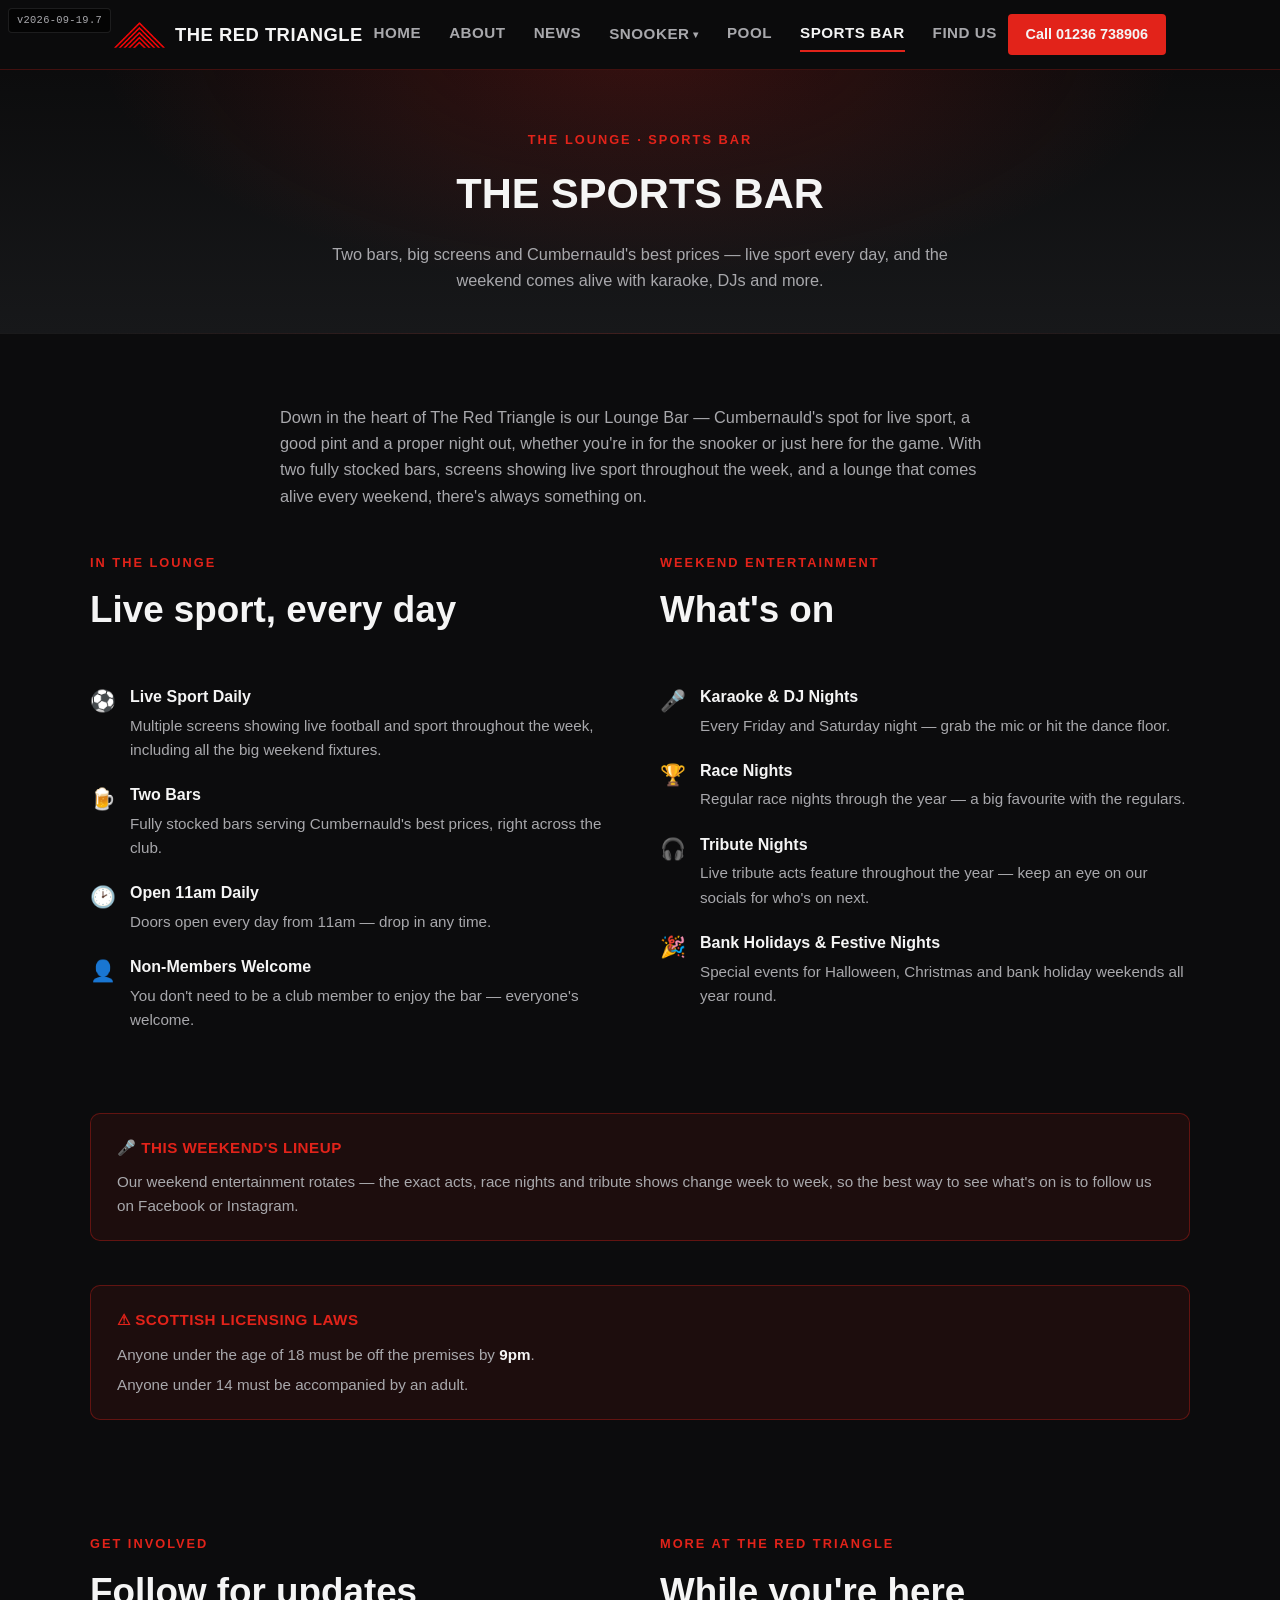
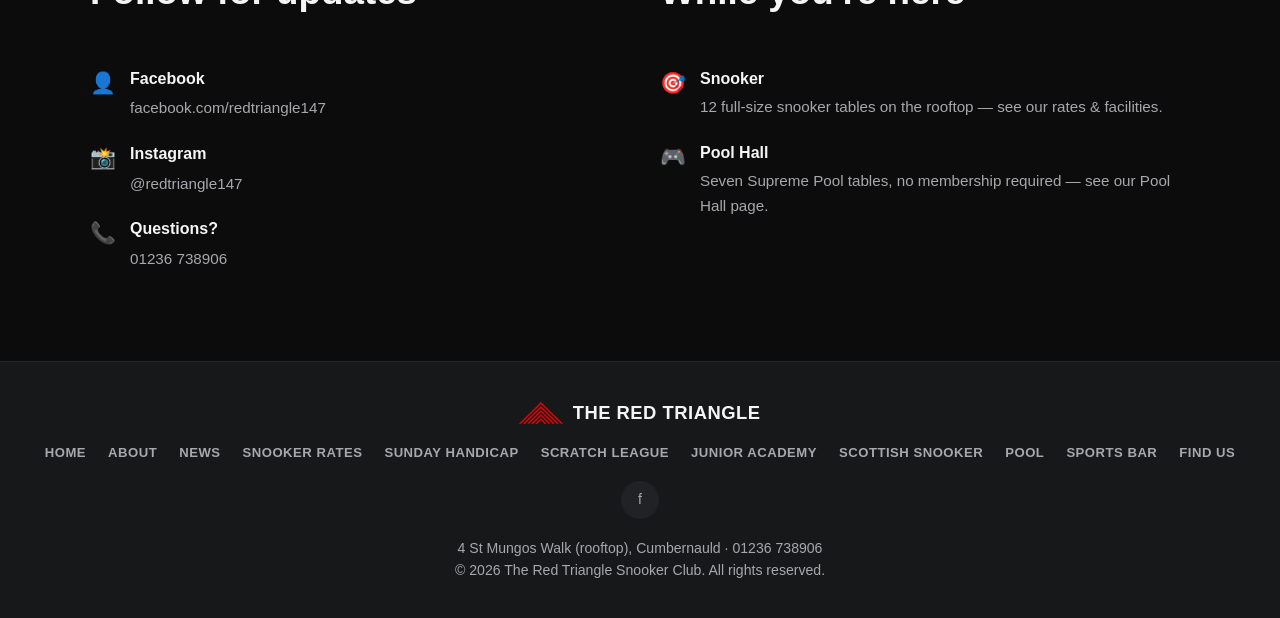
<file: sports-bar.html>
<!DOCTYPE html>
<html lang="en">
<head>
<meta charset="UTF-8">
<meta name="viewport" content="width=device-width, initial-scale=1.0">
<meta name="color-scheme" content="dark">
<title>Sports Bar | The Red Triangle, Cumbernauld</title>
<meta name="description" content="The Red Triangle Sports Bar & Lounge, Cumbernauld - live sport daily across two bars, plus karaoke, DJs and weekend entertainment every Friday and Saturday night.">
<link rel="icon" type="image/png" sizes="32x32" href="favicon-32.png">
<link rel="icon" type="image/png" sizes="512x512" href="favicon.png">
<link rel="apple-touch-icon" href="favicon-180.png">
<link rel="stylesheet" href="styles.css">
</head>
<body>

<div class="build-tag">v2026-09-19.7</div>

<header>
  <div class="nav">
    <a href="index.html" class="brand">
      <img src="logo-mark.png" alt="" aria-hidden="true">
      THE RED TRIANGLE
    </a>
    <nav class="links">
      <a href="index.html">Home</a>
      <a href="about.html">About</a>
      <a href="news.html">News</a>
      <div class="nav-drop">
        <button type="button" class="drop-toggle">Snooker <span class="caret">&#9662;</span></button>
        <div class="drop-menu">
          <a href="snooker-rates.html">Rates</a>
          <a href="snooker-league.html">Sunday Handicap</a>
          <a href="snooker-scratch.html">Scratch League</a>
          <a href="snooker-junior-academy.html">Junior Academy</a>
          <a href="snooker-scottish.html">Scottish Snooker</a>
        </div>
      </div>
      <a href="pool-league.html">Pool</a>
      <a href="sports-bar.html" class="active">Sports Bar</a>
      <a href="find-us.html">Find Us</a>
    </nav>
    <div style="display:flex;align-items:center;gap:14px;">
      <a class="phone-btn" href="tel:01236738906">Call 01236 738906</a>
      <button class="nav-toggle" aria-label="Toggle menu">&#9776;</button>
    </div>
  </div>
  <div class="mobile-panel">
    <a href="index.html">Home</a>
    <a href="about.html">About</a>
    <a href="news.html">News</a>
    <div class="mobile-sub-label">Snooker</div>
    <a href="snooker-rates.html" class="mobile-sub">Rates</a>
    <a href="snooker-league.html" class="mobile-sub">Sunday Handicap</a>
    <a href="snooker-scratch.html" class="mobile-sub">Scratch League</a>
    <a href="snooker-junior-academy.html" class="mobile-sub">Junior Academy</a>
    <a href="snooker-scottish.html" class="mobile-sub">Scottish Snooker</a>
    <a href="pool-league.html">Pool</a>
    <a href="sports-bar.html" class="active">Sports Bar</a>
    <a href="find-us.html">Find Us</a>
    <a href="tel:01236738906">Call 01236 738906</a>
  </div>
</header>

<div class="page-hero">
  <div class="eyebrow">The Lounge &middot; Sports Bar</div>
  <h1>The Sports Bar</h1>
  <p class="hero-note">Two bars, big screens and Cumbernauld's best prices &mdash; live sport every day, and the weekend comes alive with karaoke, DJs and more.</p>
</div>

<section>
  <div class="about-body" style="margin-bottom:44px;">
    <p>Down in the heart of The Red Triangle is our Lounge Bar &mdash; Cumbernauld's spot for live sport, a good pint and a proper night out, whether you're in for the snooker or just here for the game. With two fully stocked bars, screens showing live sport throughout the week, and a lounge that comes alive every weekend, there's always something on.</p>
  </div>

  <div class="info-split" style="margin-bottom:60px;">
    <div class="find-us">
      <div class="section-head left">
        <div class="eyebrow">In The Lounge</div>
        <h2>Live sport, every day</h2>
      </div>
      <div class="item">
        <div class="ico">&#9917;</div>
        <div><h4>Live Sport Daily</h4><p>Multiple screens showing live football and sport throughout the week, including all the big weekend fixtures.</p></div>
      </div>
      <div class="item">
        <div class="ico">&#127866;</div>
        <div><h4>Two Bars</h4><p>Fully stocked bars serving Cumbernauld's best prices, right across the club.</p></div>
      </div>
      <div class="item">
        <div class="ico">&#128337;</div>
        <div><h4>Open 11am Daily</h4><p>Doors open every day from 11am &mdash; drop in any time.</p></div>
      </div>
      <div class="item">
        <div class="ico">&#128100;</div>
        <div><h4>Non-Members Welcome</h4><p>You don't need to be a club member to enjoy the bar &mdash; everyone's welcome.</p></div>
      </div>
    </div>
    <div class="find-us">
      <div class="section-head left">
        <div class="eyebrow">Weekend Entertainment</div>
        <h2>What's on</h2>
      </div>
      <div class="item">
        <div class="ico">&#127908;</div>
        <div><h4>Karaoke &amp; DJ Nights</h4><p>Every Friday and Saturday night &mdash; grab the mic or hit the dance floor.</p></div>
      </div>
      <div class="item">
        <div class="ico">&#127942;</div>
        <div><h4>Race Nights</h4><p>Regular race nights through the year &mdash; a big favourite with the regulars.</p></div>
      </div>
      <div class="item">
        <div class="ico">&#127911;</div>
        <div><h4>Tribute Nights</h4><p>Live tribute acts feature throughout the year &mdash; keep an eye on our socials for who's on next.</p></div>
      </div>
      <div class="item">
        <div class="ico">&#127881;</div>
        <div><h4>Bank Holidays &amp; Festive Nights</h4><p>Special events for Halloween, Christmas and bank holiday weekends all year round.</p></div>
      </div>
    </div>
  </div>

  <div class="notice-box" style="margin-bottom:44px;">
    <h4>&#127908; This Weekend's Lineup</h4>
    <p>Our weekend entertainment rotates &mdash; the exact acts, race nights and tribute shows change week to week, so the best way to see what's on is to follow us on Facebook or Instagram.</p>
  </div>

  <div class="notice-box">
    <h4>&#9888; Scottish Licensing Laws</h4>
    <p>Anyone under the age of 18 must be off the premises by <strong>9pm</strong>.</p>
    <p>Anyone under 14 must be accompanied by an adult.</p>
  </div>
</section>

<section style="padding-top:0;">
  <div class="info-split">
    <div class="find-us">
      <div class="section-head left">
        <div class="eyebrow">Get Involved</div>
        <h2>Follow for updates</h2>
      </div>
      <div class="item">
        <div class="ico">&#128100;</div>
        <div><h4>Facebook</h4><a href="https://www.facebook.com/redtriangle147/" target="_blank" rel="noopener">facebook.com/redtriangle147</a></div>
      </div>
      <div class="item">
        <div class="ico">&#128248;</div>
        <div><h4>Instagram</h4><a href="https://www.instagram.com/redtriangle147/" target="_blank" rel="noopener">@redtriangle147</a></div>
      </div>
      <div class="item">
        <div class="ico">&#128222;</div>
        <div><h4>Questions?</h4><a href="tel:01236738906">01236 738906</a></div>
      </div>
    </div>
    <div class="find-us">
      <div class="section-head left">
        <div class="eyebrow">More At The Red Triangle</div>
        <h2>While you're here</h2>
      </div>
      <div class="item">
        <div class="ico">&#127919;</div>
        <div><h4>Snooker</h4><p>12 full-size snooker tables on the rooftop &mdash; see our <a href="snooker-rates.html">rates &amp; facilities</a>.</p></div>
      </div>
      <div class="item">
        <div class="ico">&#127918;</div>
        <div><h4>Pool Hall</h4><p>Seven Supreme Pool tables, no membership required &mdash; see our <a href="pool-league.html">Pool Hall page</a>.</p></div>
      </div>
    </div>
  </div>
</section>

<footer>
  <div class="brand">
    <img src="logo-mark.png" alt="" aria-hidden="true">
    THE RED TRIANGLE
  </div>
  <div class="links">
    <a href="index.html">Home</a>
    <a href="about.html">About</a>
    <a href="news.html">News</a>
    <a href="snooker-rates.html">Snooker Rates</a>
    <a href="snooker-league.html">Sunday Handicap</a>
    <a href="snooker-scratch.html">Scratch League</a>
    <a href="snooker-junior-academy.html">Junior Academy</a>
    <a href="snooker-scottish.html">Scottish Snooker</a>
    <a href="pool-league.html">Pool</a>
    <a href="sports-bar.html">Sports Bar</a>
    <a href="find-us.html">Find Us</a>
  </div>
  <div class="social">
    <a href="https://www.facebook.com/redtriangle147/" target="_blank" rel="noopener" aria-label="Facebook">f</a>
  </div>
  <p>4 St Mungos Walk (rooftop), Cumbernauld &middot; 01236 738906</p>
  <p>&copy; <span id="year"></span> The Red Triangle Snooker Club. All rights reserved.</p>
</footer>

<script src="script.js"></script>
</body>
</html>
</file>
<file: styles.css>
:root{
  --red:#e2231a;
  --red-dark:#a5170f;
  --black:#0c0c0d;
  --charcoal:#17181a;
  --charcoal-2:#212226;
  --white:#f5f5f5;
  --grey:#a8a8ac;
}
*{box-sizing:border-box;margin:0;padding:0;}
html{scroll-behavior:smooth;}
body{
  background:var(--black);
  color:var(--white);
  font-family:'Segoe UI', Roboto, Helvetica, Arial, sans-serif;
  line-height:1.6;
}
a{color:inherit;text-decoration:none;}
img{max-width:100%;display:block;}
.wrap{max-width:1100px;margin:0 auto;padding:0 24px;}

/* Header */
header{
  position:sticky;top:0;z-index:50;
  background:rgba(12,12,13,0.95);
  border-bottom:1px solid rgba(226,35,26,0.25);
  backdrop-filter:blur(6px);
}
.nav{
  display:flex;align-items:center;justify-content:space-between;
  padding:14px 24px;max-width:1100px;margin:0 auto;
}
.brand{display:flex;align-items:center;gap:10px;font-weight:800;letter-spacing:0.5px;font-size:1.15rem;}
.brand img{height:26px;width:auto;flex-shrink:0;}
footer .brand img{height:22px;}
nav.links{display:flex;gap:28px;font-size:0.95rem;font-weight:600;text-transform:uppercase;letter-spacing:0.5px;}
nav.links a{color:var(--grey);transition:color .2s;padding:4px 0;border-bottom:2px solid transparent;}
nav.links a:hover{color:var(--red);}
nav.links a.active{color:var(--white);border-bottom-color:var(--red);}
.nav-toggle{display:none;background:none;border:none;color:var(--white);font-size:1.6rem;cursor:pointer;}
.phone-btn{
  background:var(--red);color:var(--white);padding:9px 18px;border-radius:4px;
  font-weight:700;font-size:0.9rem;white-space:nowrap;
}
.phone-btn:hover{background:var(--red-dark);}

/* Competitions dropdown */
.nav-drop{position:relative;display:flex;align-items:center;}
.drop-toggle{
  background:none;border:none;color:var(--grey);font-family:inherit;cursor:pointer;
  text-transform:uppercase;letter-spacing:0.5px;font-size:0.95rem;font-weight:600;
  padding:4px 0;border-bottom:2px solid transparent;transition:color .2s;
  display:inline-flex;align-items:center;gap:4px;
}
.drop-toggle .caret{font-size:0.65em;position:relative;top:1px;}
.drop-toggle:hover{color:var(--red);}
.drop-toggle.active{color:var(--white);border-bottom-color:var(--red);}
.drop-menu{
  position:absolute;top:calc(100% + 14px);left:50%;
  transform:translateX(-50%) translateY(-6px);
  background:var(--charcoal-2);border:1px solid rgba(255,255,255,0.1);
  border-radius:8px;padding:8px;min-width:210px;
  opacity:0;visibility:hidden;pointer-events:none;
  transition:opacity .15s,transform .15s,visibility .15s;
  z-index:60;
}
.nav-drop:hover .drop-menu,
.nav-drop.open .drop-menu{
  opacity:1;visibility:visible;pointer-events:auto;transform:translateX(-50%) translateY(0);
}
.drop-menu a{
  display:block;padding:10px 14px;color:var(--grey);font-weight:600;
  text-transform:uppercase;font-size:0.85rem;letter-spacing:0.5px;border-radius:6px;
  white-space:nowrap;
}
.drop-menu a:hover{color:var(--white);background:rgba(226,35,26,0.15);}

/* Mobile sub-links under Competitions */
.mobile-sub-label{
  padding:12px 0 4px;font-weight:700;text-transform:uppercase;letter-spacing:0.5px;
  color:var(--grey);font-size:0.8rem;border-bottom:1px solid rgba(255,255,255,0.06);
}
.mobile-panel a.mobile-sub{padding:10px 0 10px 16px;font-size:0.9rem;}

/* Mobile nav */
.mobile-panel{
  display:none;flex-direction:column;gap:2px;
  background:var(--charcoal);border-top:1px solid rgba(255,255,255,0.06);
  padding:8px 24px 18px;
}
.mobile-panel a{
  padding:12px 0;font-weight:700;text-transform:uppercase;letter-spacing:0.5px;
  color:var(--grey);border-bottom:1px solid rgba(255,255,255,0.06);font-size:0.95rem;
}
.mobile-panel a.active{color:var(--red);}
header.open .mobile-panel{display:flex;}

@media (max-width:760px){
  nav.links{display:none;}
  .nav-toggle{display:block;}
}

/* Page header (non-home pages) */
.page-hero{
  padding:60px 24px 40px;text-align:center;
  background:
    radial-gradient(ellipse at 50% -10%, rgba(226,35,26,0.2), transparent 60%),
    linear-gradient(180deg, var(--black), var(--charcoal));
  border-bottom:1px solid rgba(255,255,255,0.06);
}
.page-hero .eyebrow{color:var(--red);text-transform:uppercase;letter-spacing:2px;font-size:0.8rem;font-weight:800;}
.page-hero h1{font-size:clamp(1.8rem,4vw,2.6rem);margin-top:10px;font-weight:900;text-transform:uppercase;}

/* Hero (home) */
.hero{
  position:relative;
  padding:90px 24px 70px;
  text-align:center;
  overflow:hidden;
  background:
    radial-gradient(ellipse at 50% -10%, rgba(226,35,26,0.25), transparent 60%),
    linear-gradient(180deg, var(--black), var(--charcoal));
}
.hero .triangle-mark{width:230px;height:auto;margin:0 auto 22px;}
.hero h1{
  font-size:clamp(2.1rem, 5vw, 3.4rem);
  font-weight:900;
  letter-spacing:1px;
  text-transform:uppercase;
  margin-bottom:14px;
}
.hero h1 span{color:var(--red);}
.hero p.tagline{
  color:var(--grey);
  font-size:1.15rem;
  max-width:560px;
  margin:0 auto 30px;
}
.hero .status{
  display:inline-flex;align-items:center;gap:8px;
  background:var(--charcoal-2);border:1px solid rgba(255,255,255,0.08);
  padding:8px 16px;border-radius:999px;font-size:0.9rem;color:var(--grey);margin-bottom:34px;
}
.hero .status .dot{width:8px;height:8px;border-radius:50%;background:#3ecb63;box-shadow:0 0 8px #3ecb63;}
.cta-row{display:flex;gap:16px;justify-content:center;flex-wrap:wrap;}
.btn{
  display:inline-block;padding:14px 30px;border-radius:4px;font-weight:700;
  text-transform:uppercase;letter-spacing:0.5px;font-size:0.9rem;transition:.2s;
  border:none;cursor:pointer;
}
.btn-primary{background:var(--red);color:var(--white);}
.btn-primary:hover{background:var(--red-dark);}
.btn-outline{border:1px solid rgba(255,255,255,0.25);color:var(--white);}
.btn-outline:hover{border-color:var(--red);color:var(--red);}

/* Section generic */
section{padding:70px 24px;}
.section-head{text-align:center;max-width:640px;margin:0 auto 44px;}
.section-head.left{text-align:left;margin-left:0;}
.section-head .eyebrow{
  color:var(--red);text-transform:uppercase;letter-spacing:2px;font-size:0.8rem;font-weight:800;
}
.section-head h2{font-size:clamp(1.6rem,3.5vw,2.3rem);margin-top:8px;font-weight:800;}
.section-head p{color:var(--grey);margin-top:12px;}

/* Features grid */
.features{background:var(--charcoal);}
.grid{
  display:grid;grid-template-columns:repeat(auto-fit,minmax(220px,1fr));gap:20px;
  max-width:1100px;margin:0 auto;
}
.card{
  background:var(--charcoal-2);border:1px solid rgba(255,255,255,0.06);
  border-radius:10px;padding:26px 22px;transition:.2s;
}
.card:hover{border-color:rgba(226,35,26,0.5);transform:translateY(-3px);}
.card .icon{font-size:1.7rem;margin-bottom:12px;}
.card h3{font-size:1.05rem;margin-bottom:6px;font-weight:700;}
.card p{color:var(--grey);font-size:0.92rem;}

/* News */
.news-list{max-width:640px;margin:0 auto;display:flex;flex-direction:column;gap:20px;}
.news-list .card{text-align:left;border-left:3px solid var(--red);}
.news-list .card .meta{color:var(--grey);font-size:0.85rem;text-transform:uppercase;letter-spacing:0.5px;margin-bottom:10px;}
.news-list .card h3{font-size:1.3rem;margin-bottom:12px;}
.news-list .card p{color:var(--grey);margin-bottom:16px;}

/* Facebook feed embed */
.fb-embed-wrap{
  max-width:760px;margin:0 auto;width:100%;
  background:var(--charcoal-2);border:1px solid rgba(255,255,255,0.08);
  border-radius:10px;padding:14px;
  overflow:hidden;
}
.fb-embed-wrap .fb-page{width:100% !important;}
.fb-embed-wrap iframe{width:100% !important;max-width:100%;}

/* News layout: text/info column + wide facebook feed column */
.news-split{
  display:grid;grid-template-columns:300px 1fr;gap:40px;
  max-width:1100px;margin:0 auto;align-items:start;
}
.news-split.embed-first{grid-template-columns:1fr 300px;}
@media (max-width:820px){
  .news-split, .news-split.embed-first{grid-template-columns:1fr;}
}

/* Notice / important-info callout */
.notice-box{
  max-width:1100px;margin:0 auto 44px;
  background:rgba(226,35,26,0.08);border:1px solid rgba(226,35,26,0.35);
  border-radius:10px;padding:22px 26px;
}
.notice-box h4{color:var(--red);font-size:0.95rem;text-transform:uppercase;letter-spacing:0.5px;margin-bottom:10px;display:flex;align-items:center;gap:8px;}
.notice-box p{color:var(--grey);font-size:0.95rem;margin-bottom:6px;}
.notice-box p:last-child{margin-bottom:0;}
.notice-box strong{color:var(--white);}

/* Photo gallery grid (Pool page, etc.) */
.photo-grid{
  display:grid;grid-template-columns:1.4fr 1fr;gap:20px;
  max-width:1100px;margin:0 auto 44px;align-items:stretch;
}
.photo-grid img{width:100%;height:100%;object-fit:cover;border-radius:10px;border:1px solid rgba(255,255,255,0.1);display:block;}
.photo-grid .cap{font-size:0.8rem;color:var(--grey);margin-top:8px;text-align:center;}
@media (max-width:820px){.photo-grid{grid-template-columns:1fr;}}

/* Season calendar image card */
.calendar-card{
  max-width:520px;margin:0 auto;
  background:var(--white);border-radius:10px;padding:10px;
  border:1px solid rgba(255,255,255,0.1);
}
.calendar-card img{width:100%;border-radius:6px;display:block;}

/* League hero note */
.hero-note{
  color:var(--grey);max-width:620px;margin:14px auto 0;font-size:1.02rem;
}
.fb-embed-fallback{
  max-width:560px;margin:0 auto;text-align:center;color:var(--grey);
  background:var(--charcoal-2);border:1px solid rgba(255,255,255,0.08);
  border-radius:10px;padding:40px 24px;
}

/* About */
.about-body{max-width:720px;margin:0 auto;color:var(--grey);font-size:1.02rem;}
.about-body p{margin-bottom:18px;}
.about-body p:last-child{margin-bottom:0;}

/* Hours + Find us */
.info-split{
  display:grid;grid-template-columns:1fr 1fr;gap:40px;max-width:1100px;margin:0 auto;
  align-items:start;
}
@media (max-width:820px){.info-split{grid-template-columns:1fr;}}
.hours-table{width:100%;border-collapse:collapse;}
.hours-table tr{border-bottom:1px solid rgba(255,255,255,0.08);}
.hours-table td{padding:12px 4px;font-size:0.95rem;}
.hours-table td:first-child{color:var(--grey);}
.hours-table td:last-child{text-align:right;font-weight:600;}
.hours-note{font-size:0.82rem;color:var(--grey);margin-top:14px;}
.find-us .item{display:flex;gap:14px;margin-bottom:20px;}
.find-us .item .ico{color:var(--red);font-size:1.3rem;width:26px;flex-shrink:0;}
.find-us .item h4{font-size:1rem;margin-bottom:4px;}
.find-us .item p, .find-us .item a{color:var(--grey);font-size:0.95rem;}
.find-us .item a:hover{color:var(--red);}
.map-embed{
  margin-top:24px;border-radius:10px;overflow:hidden;
  border:1px solid rgba(255,255,255,0.1);
  background:var(--white);
  padding:6px;
}
.map-embed iframe{width:100%;height:280px;border:0;border-radius:6px;display:block;}
.map-directions{
  display:inline-flex;align-items:center;gap:8px;margin-top:14px;
  color:var(--red);font-weight:700;font-size:0.9rem;
}
.map-directions:hover{color:var(--white);}

/* Rules accordion */
.rules-accordion{max-width:900px;margin:0 auto;}
.rules-accordion details{
  background:var(--charcoal-2);border:1px solid rgba(255,255,255,0.08);
  border-radius:10px;margin-bottom:12px;overflow:hidden;
}
.rules-accordion summary{
  cursor:pointer;list-style:none;padding:18px 22px;font-weight:700;
  display:flex;align-items:center;justify-content:space-between;gap:16px;
  color:var(--white);font-size:1rem;
}
.rules-accordion summary::-webkit-details-marker{display:none;}
.rules-accordion summary::after{
  content:'+';color:var(--red);font-size:1.4rem;font-weight:400;flex-shrink:0;line-height:1;
}
.rules-accordion details[open] summary::after{content:'\2212';}
.rules-accordion details[open] summary{border-bottom:1px solid rgba(255,255,255,0.08);}
.rules-accordion .rules-body{padding:18px 22px 22px;color:var(--grey);font-size:0.95rem;}
.rules-accordion .rules-body p{margin-bottom:12px;}
.rules-accordion .rules-body p:last-child{margin-bottom:0;}
.rules-accordion .rules-body ul{margin:0 0 12px 20px;}
.rules-accordion .rules-body li{margin-bottom:6px;}
.rules-accordion .rules-body strong{color:var(--white);}
.rules-note{max-width:900px;margin:0 auto 28px;color:var(--grey);font-size:0.95rem;text-align:center;}

/* Build/version tag */
.build-tag{
  position:fixed;top:8px;left:8px;z-index:999;
  background:rgba(0,0,0,0.6);color:var(--grey);
  font-size:0.65rem;padding:3px 8px;border-radius:4px;
  font-family:'Courier New',monospace;letter-spacing:0.3px;
  pointer-events:none;border:1px solid rgba(255,255,255,0.1);
}

/* Footer */
footer{
  background:var(--charcoal);border-top:1px solid rgba(255,255,255,0.06);
  padding:36px 24px;text-align:center;color:var(--grey);font-size:0.88rem;
}
footer .brand{justify-content:center;margin-bottom:14px;color:var(--white);}
footer .links{margin-bottom:18px;display:flex;gap:22px;justify-content:center;flex-wrap:wrap;font-weight:600;text-transform:uppercase;font-size:0.82rem;letter-spacing:0.5px;}
footer .links a:hover{color:var(--red);}
footer .social a{
  display:inline-flex;align-items:center;justify-content:center;
  width:38px;height:38px;border-radius:50%;background:var(--charcoal-2);
  margin:0 6px 18px;transition:.2s;
}
footer .social a:hover{background:var(--red);}
</file>
